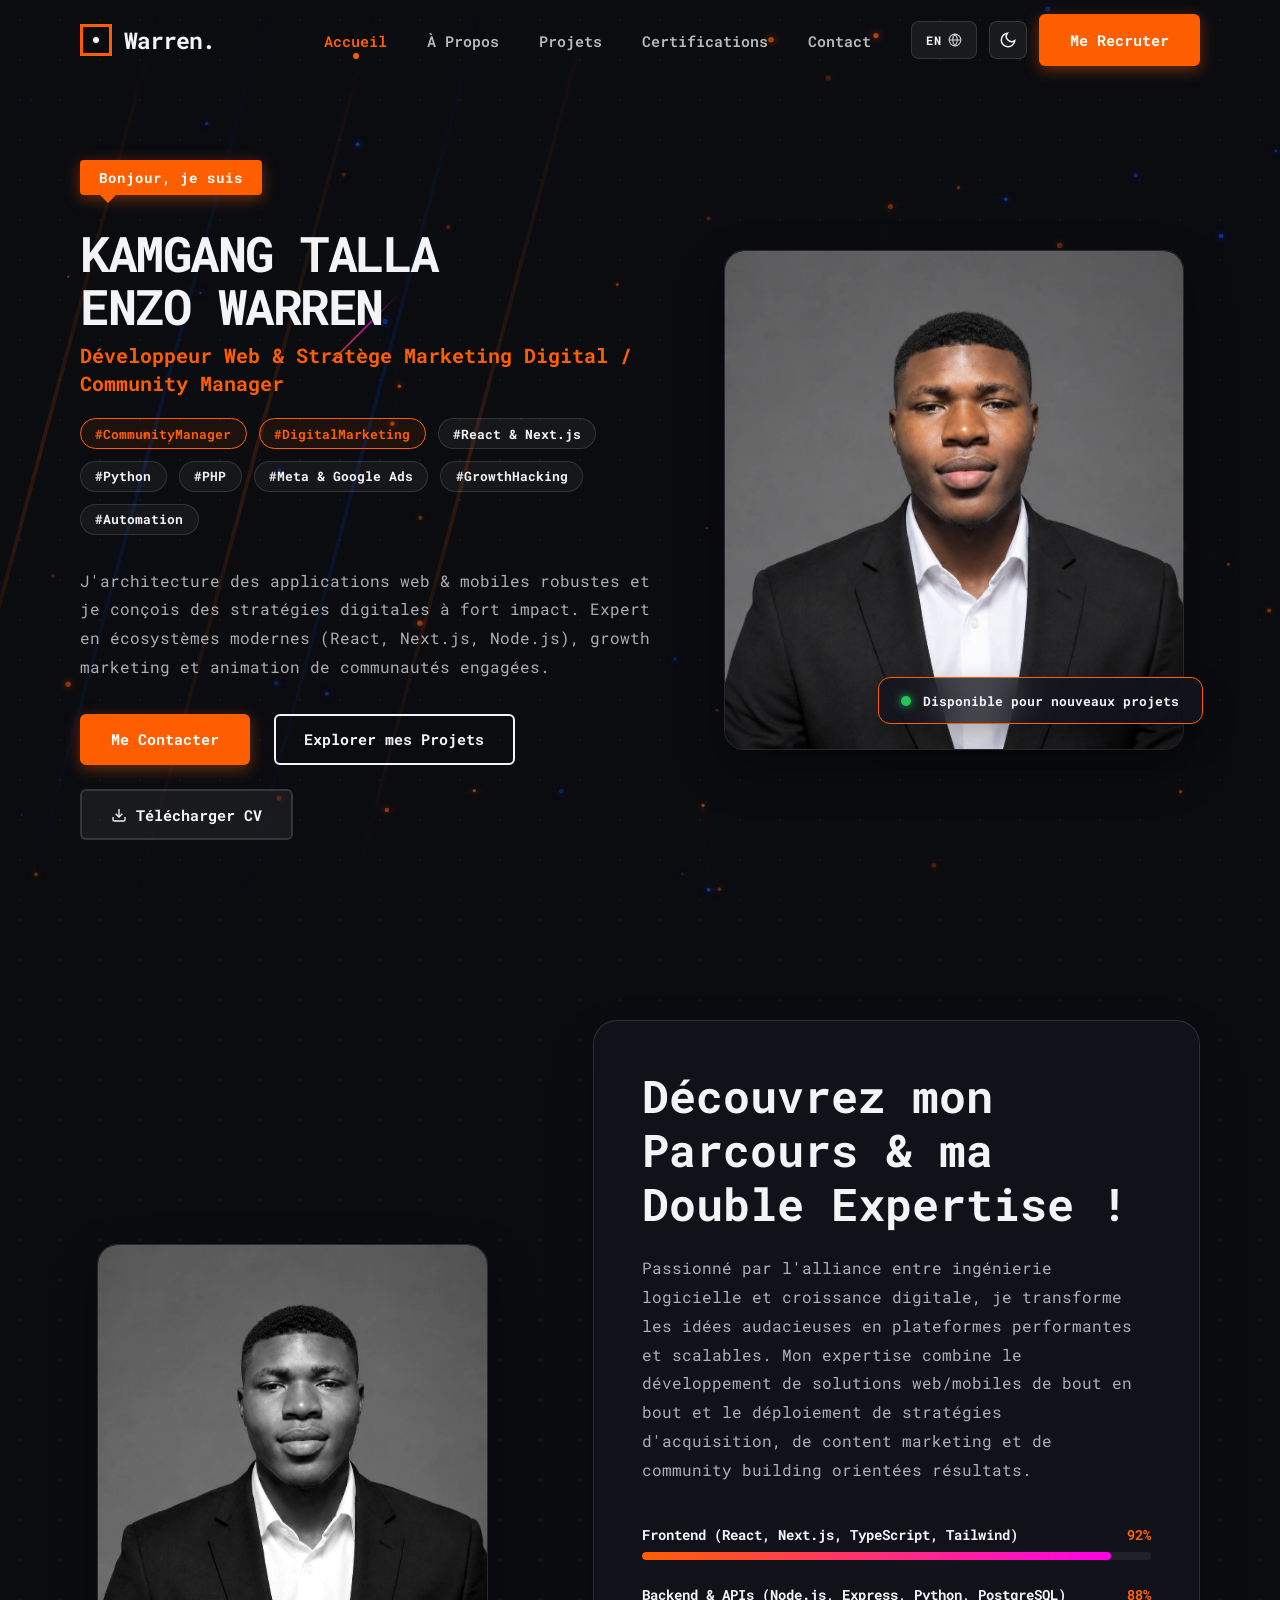
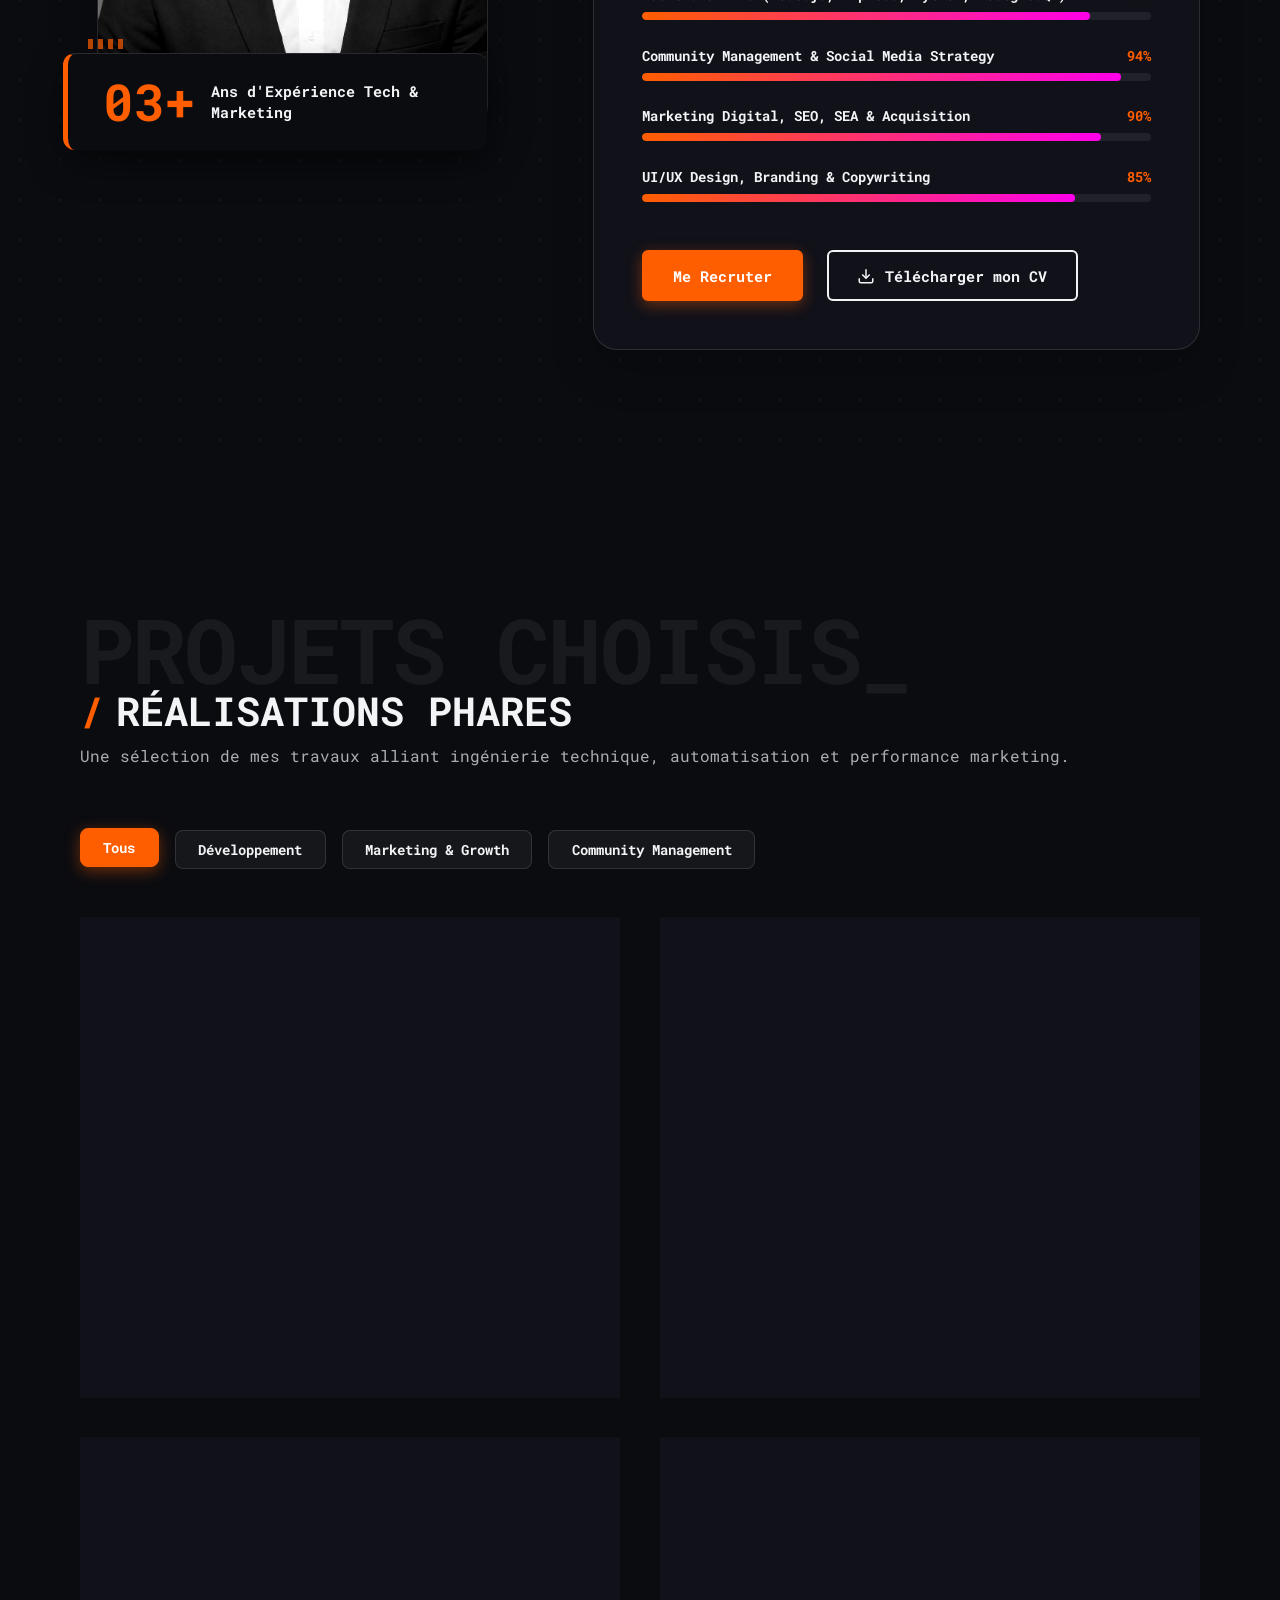
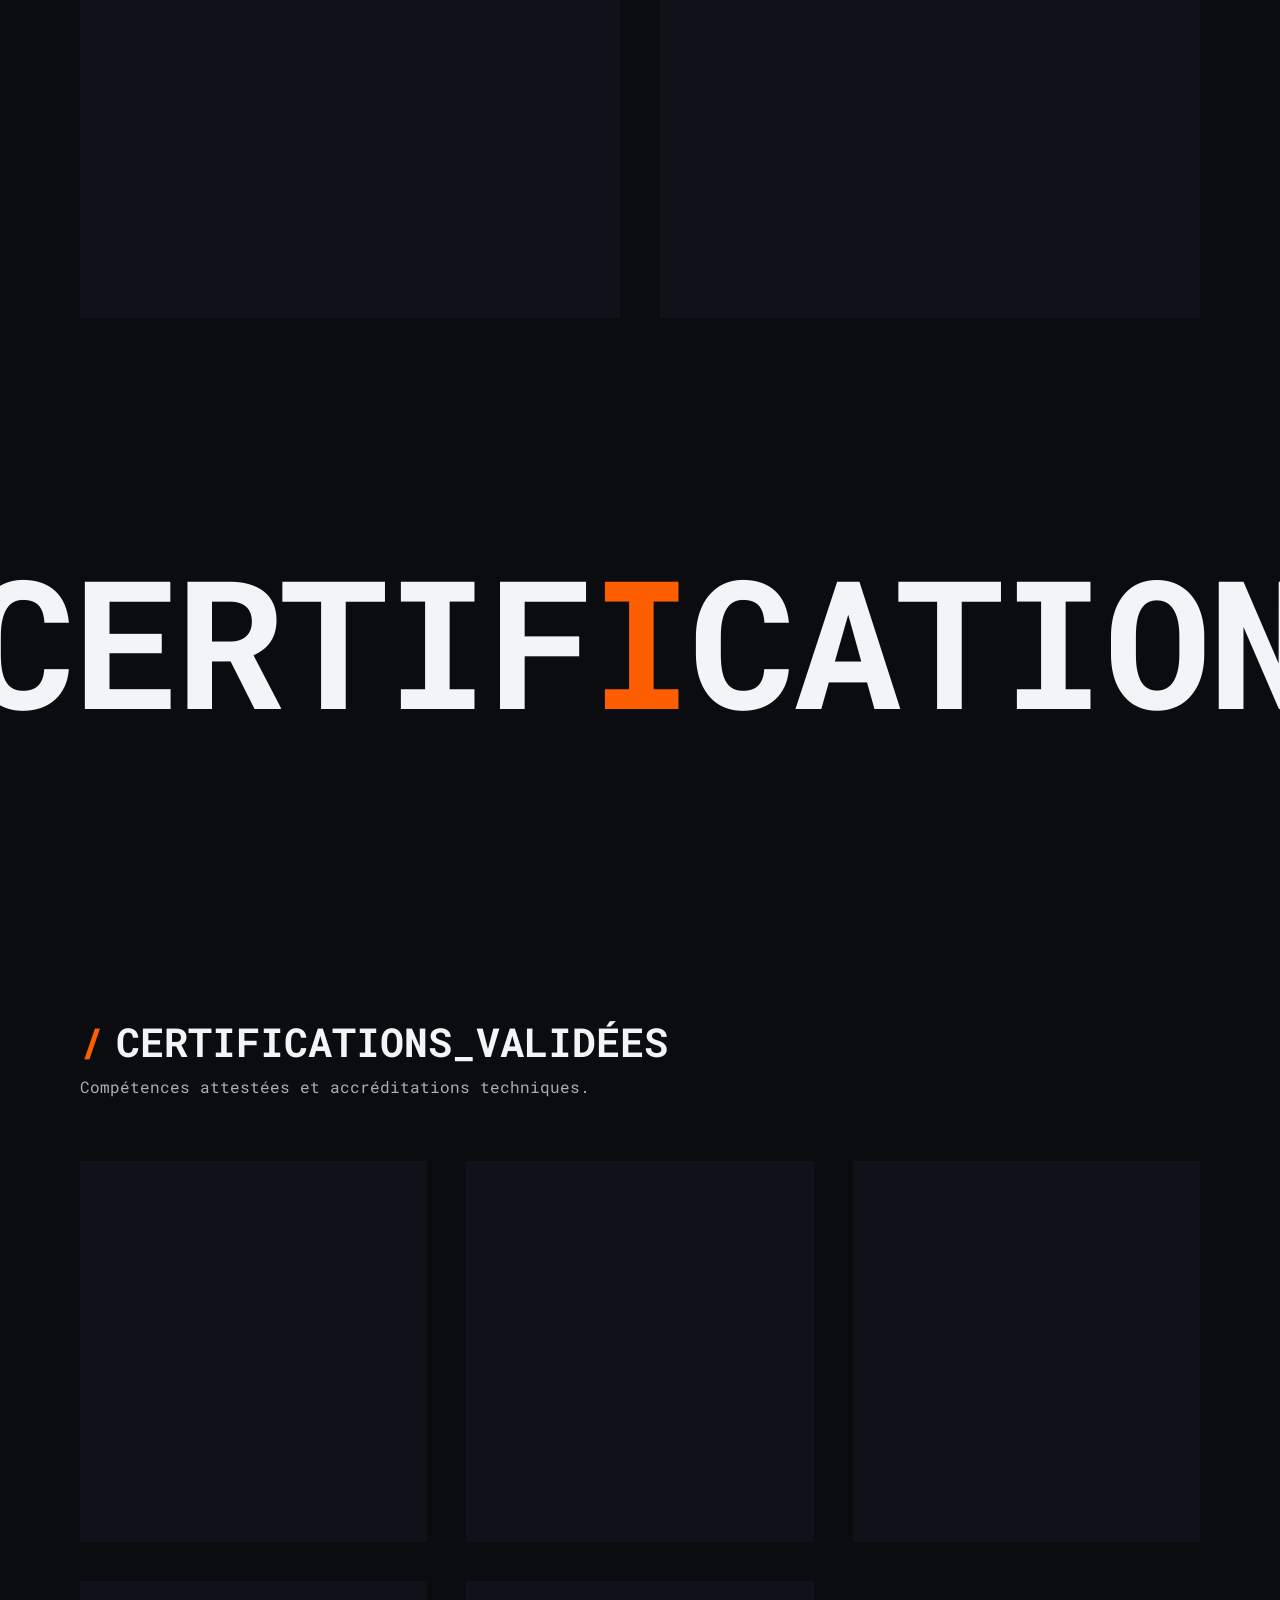
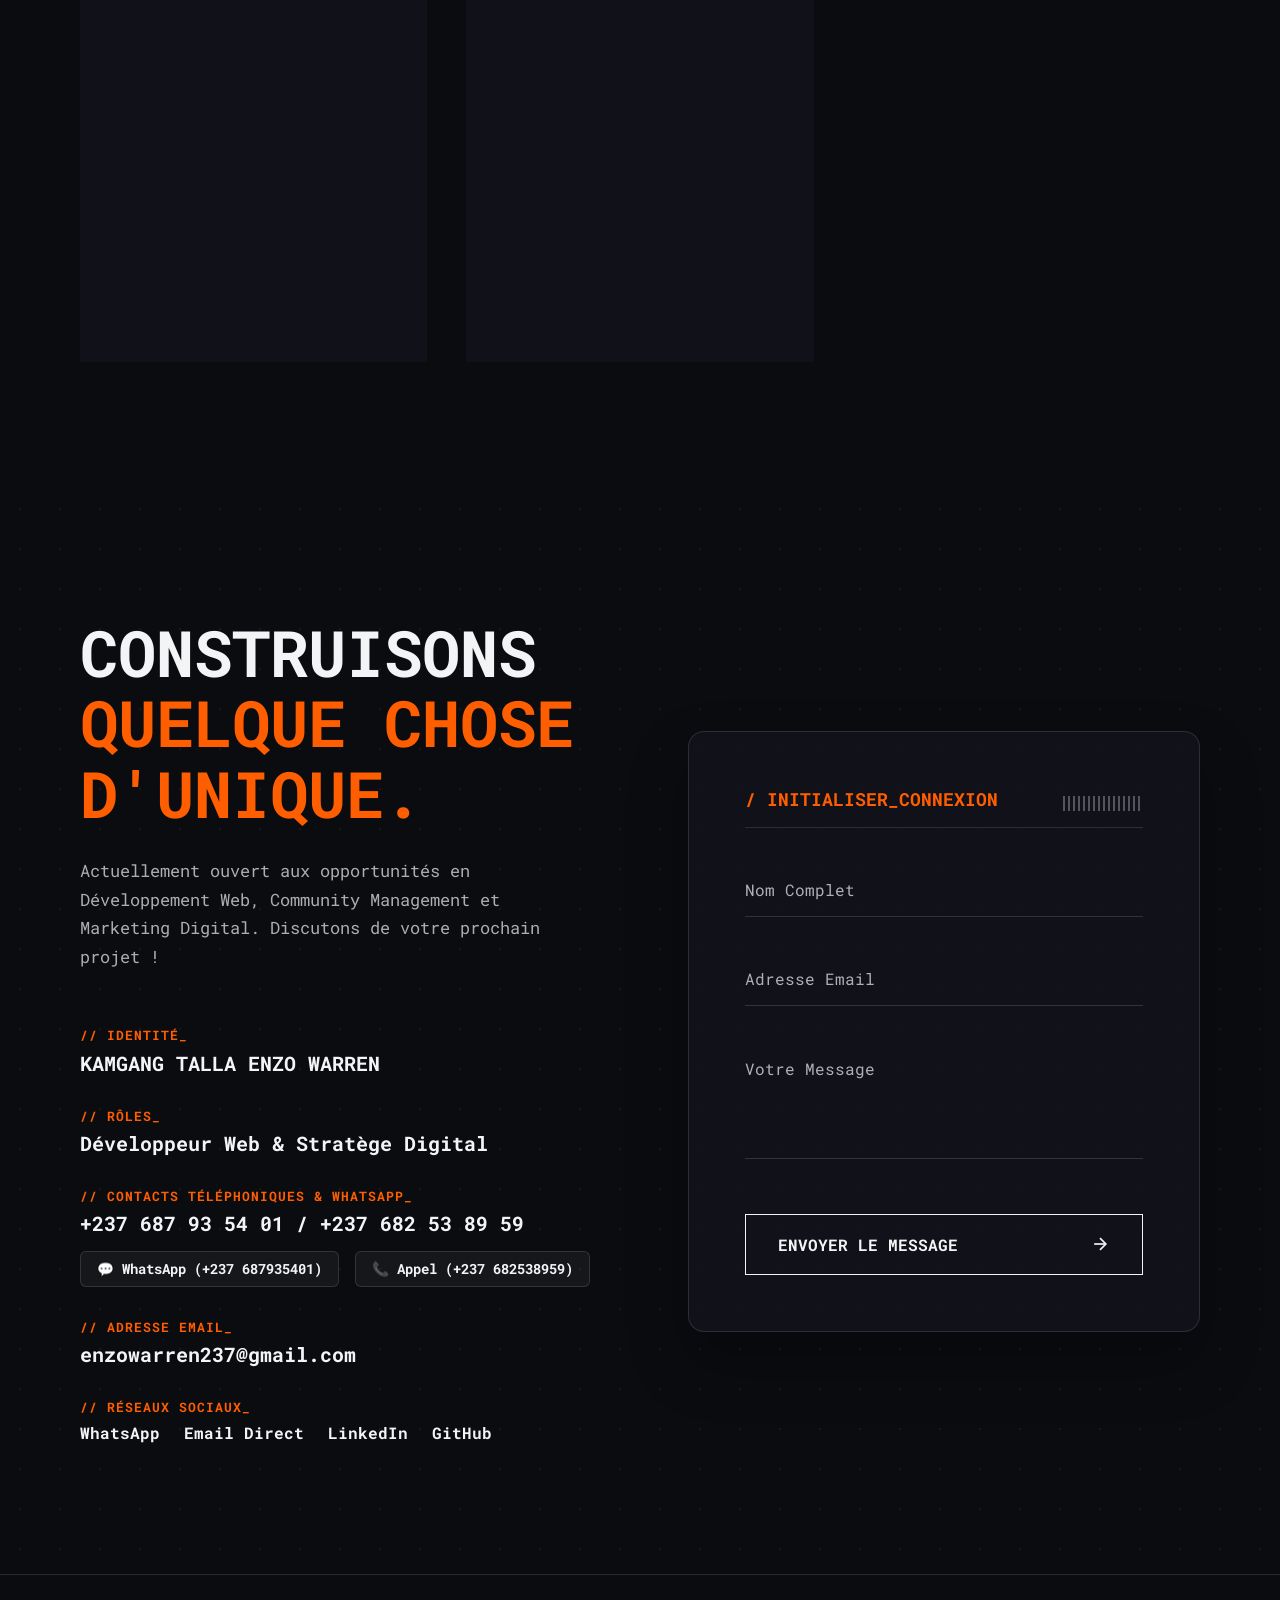
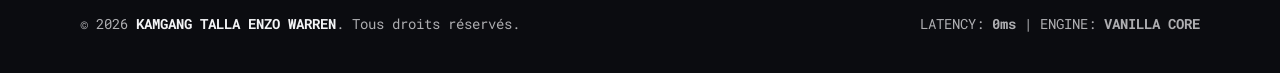
<file: index.html>
<!DOCTYPE html>
<html lang="fr" data-theme="dark">
<head>
  <meta charset="utf-8">
  <meta name="viewport" content="width=device-width, initial-scale=1">
  <!-- Optimisation Performance / Core Web Vitals (Google Fonts) -->
  <link rel="preconnect" href="https://fonts.googleapis.com">
  <link rel="preconnect" href="https://fonts.gstatic.com" crossorigin>

  <!-- Méta-données Principales & Référencement Naturel (SEO) -->
  <title>KAMGANG TALLA ENZO WARREN | Développeur Web & Expert Marketing Digital / Community Manager</title>
  <meta name="description" content="Portfolio officiel de KAMGANG TALLA ENZO WARREN : Développeur Web, Community Manager & Expert Marketing Digital au Cameroun. Applications web et acquisition.">
  <meta name="keywords" content="KAMGANG TALLA ENZO WARREN, Enzo Warren, Développeur Web Cameroun, Développeur Web Douala, Community Manager Cameroun, Marketing Digital Douala, JavaScript, Python, PHP, React Developer, Next.js, Node.js, Meta Ads, Consultant Digital, Growth Hacking Afrique">
  <meta name="author" content="KAMGANG TALLA ENZO WARREN">
  <meta name="robots" content="index, follow, max-snippet:-1, max-image-preview:large, max-video-preview:-1">
  <link rel="canonical" href="https://kamgang-enzo.vercel.app/">
  <link rel="alternate" hreflang="fr" href="https://kamgang-enzo.vercel.app/">
  <link rel="alternate" hreflang="en" href="https://kamgang-enzo.vercel.app/">
  <link rel="alternate" hreflang="x-default" href="https://kamgang-enzo.vercel.app/">

  <!-- Validation Google Search Console -->
  <meta name="google-site-verification" content="googlee32c4038d490b5a7">
  <meta name="google-site-verification" content="google8be577c0f03cac41">

  <!-- Référencement Local & Mobile -->
  <meta name="theme-color" content="#0b0c10">
  <meta name="geo.region" content="CM-LT">
  <meta name="geo.placename" content="Douala">
  <meta name="geo.position" content="4.0511;9.7679">
  <meta name="ICBM" content="4.0511, 9.7679">
  <meta name="format-detection" content="telephone=no">

  <!-- Open Graph / Facebook / LinkedIn / WhatsApp -->
  <meta property="og:type" content="profile">
  <meta property="og:site_name" content="Enzo Warren Portfolio">
  <meta property="og:url" content="https://kamgang-enzo.vercel.app/">
  <meta property="og:title" content="KAMGANG TALLA ENZO WARREN | Développeur Web & Stratège Digital">
  <meta property="og:description" content="Développeur Web, Community Manager & Expert Marketing Digital. Découvrez mes projets, mes certifications et téléchargez mon CV.">
  <meta property="og:image" content="https://kamgang-enzo.vercel.app/assets/img/moi.jpg">
  <meta property="og:image:alt" content="Portrait professionnel de KAMGANG TALLA ENZO WARREN">
  <meta property="og:image:width" content="1040">
  <meta property="og:image:height" content="1300">
  <meta property="og:image:type" content="image/jpeg">
  <meta property="og:locale" content="fr_FR">
  <meta property="og:locale:alternate" content="en_US">

  <!-- Twitter Cards -->
  <meta name="twitter:card" content="summary_large_image">
  <meta name="twitter:title" content="KAMGANG TALLA ENZO WARREN | Développeur & Stratège Digital">
  <meta name="twitter:description" content="Portfolio interactif : Solutions web modernes, acquisition digitale et gestion de communautés.">
  <meta name="twitter:image" content="https://kamgang-enzo.vercel.app/assets/img/moi.jpg">
  <meta name="twitter:image:alt" content="KAMGANG TALLA ENZO WARREN Portrait">

  <!-- Favicon -->
  <link rel="icon" type="image/jpeg" href="assets/img/moi.jpg">

  <!-- Données Structurées JSON-LD Enrichies (@graph) pour Google Knowledge Graph & Rich Results -->
  <script type="application/ld+json">
  {
    "@context": "https://schema.org",
    "@graph": [
      {
        "@type": "WebSite",
        "@id": "https://kamgang-enzo.vercel.app/#website",
        "url": "https://kamgang-enzo.vercel.app/",
        "name": "KAMGANG TALLA ENZO WARREN | Portfolio Développeur & Stratège Digital",
        "description": "Portfolio interactif présentant les projets de développement full-stack et les stratégies de marketing digital de KAMGANG TALLA ENZO WARREN.",
        "inLanguage": ["fr-FR", "en-US"]
      },
      {
        "@type": "ProfilePage",
        "@id": "https://kamgang-enzo.vercel.app/#webpage",
        "url": "https://kamgang-enzo.vercel.app/",
        "name": "KAMGANG TALLA ENZO WARREN - Portfolio & CV Officiel",
        "isPartOf": {
          "@id": "https://kamgang-enzo.vercel.app/#website"
        },
        "dateCreated": "2026-09-23T12:00:00+01:00",
        "dateModified": "2026-09-24T09:00:00+01:00",
        "primaryImageOfPage": {
          "@type": "ImageObject",
          "url": "https://kamgang-enzo.vercel.app/assets/img/moi.jpg"
        },
        "mainEntity": {
          "@type": "Person",
          "@id": "https://kamgang-enzo.vercel.app/#person",
          "name": "KAMGANG TALLA ENZO WARREN",
          "alternateName": "Enzo Warren",
          "url": "https://kamgang-enzo.vercel.app/",
          "image": "https://kamgang-enzo.vercel.app/assets/img/moi.jpg",
          "jobTitle": "Développeur Web, Community Manager & Expert Marketing Digital",
          "description": "Développeur Web, Community Manager & Expert Marketing Digital à Douala, Cameroun. Création d'applications web & mobiles et stratégies d'acquisition digitale.",
          "email": "mailto:enzowarren237@gmail.com",
          "telephone": ["+237687935401", "+237682538959"],
          "nationality": {
            "@type": "Country",
            "name": "Cameroon"
          },
          "address": {
            "@type": "PostalAddress",
            "addressLocality": "Douala",
            "addressCountry": "CM"
          },
          "sameAs": [
            "https://github.com/Enzo22407",
            "https://wa.me/237687935401",
            "https://kamgang-enzo.vercel.app/"
          ],
          "knowsAbout": [
            "Web Development",
            "JavaScript",
            "PHP",
            "Python",
            "React",
            "Next.js",
            "Node.js",
            "TypeScript",
            "PostgreSQL",
            "Community Management",
            "Digital Marketing",
            "Social Media Strategy",
            "SEO & SEA",
            "Meta Ads",
            "Google Ads",
            "Growth Hacking"
          ]
        }
      }
    ]
  }
  </script>

  <!-- Feuilles de styles -->
  <link rel="stylesheet" href="styles.css">
</head>
<body>

  <!-- Canvas d'Aurore et Météores d'Arrière-Plan -->
  <canvas id="meteorCanvas" class="meteor-canvas"></canvas>

  <!-- Navbar Flottante -->
  <nav class="navbar" id="mainNavbar">
    <a href="#hero" class="logo-container" aria-label="Accueil - Enzo Warren">
      <div class="abstract-logo">
        <span class="dot"></span>
      </div>
      <span class="logo-text">Warren.</span>
    </a>

    <!-- Menu Mobile Toggle -->
    <button class="mobile-toggle" id="mobileToggle" aria-label="Basculer le menu mobile">
      <span></span>
      <span></span>
    </button>

    <!-- Contenu Navigation -->
    <div class="nav-content" id="navContent">
      <ul class="nav-links">
        <li><a href="#hero" class="active" data-i18n="nav_home">Accueil</a></li>
        <li><a href="#about" data-i18n="nav_about">À Propos</a></li>
        <li><a href="#projects" data-i18n="nav_projects">Projets</a></li>
        <li><a href="#certs-list" data-i18n="nav_certs">Certifications</a></li>
        <li><a href="#contact" data-i18n="nav_contact">Contact</a></li>
      </ul>

      <div class="nav-controls">
        <!-- Bouton Bascule de Langue -->
        <button id="langToggleBtn" class="ctrl-btn lang-btn" title="Changer de langue / Switch Language" aria-label="Changer de langue">
          <span class="lang-label" id="langLabel">EN</span>
          <span class="lang-icon">
            <svg viewBox="0 0 24 24" width="14" height="14" stroke="currentColor" stroke-width="2" fill="none">
              <circle cx="12" cy="12" r="10"></circle>
              <line x1="2" y1="12" x2="22" y2="12"></line>
              <path d="M12 2a15.3 15.3 0 0 1 4 10 15.3 15.3 0 0 1-4 10 15.3 15.3 0 0 1-4-10 15.3 15.3 0 0 1 4-10z"></path>
            </svg>
          </span>
        </button>

        <!-- Bouton Bascule Thème Dark / Light -->
        <button id="themeToggleBtn" class="ctrl-btn theme-btn" title="Passer en mode clair" aria-label="Basculer le thème">
          <svg viewBox="0 0 24 24" width="18" height="18" stroke="currentColor" stroke-width="2" fill="none">
            <path d="M21 12.79A9 9 0 1 1 11.21 3 7 7 0 0 0 21 12.79z"></path>
          </svg>
        </button>

        <!-- Action Recrutement Rapide -->
        <div class="nav-action">
          <a href="#contact" class="highlight-btn btn-primary" data-i18n="nav_hire_me">Me Recruter</a>
        </div>
      </div>
    </div>
  </nav>

  <!-- MAIN CONTENT CONTAINER -->
  <main id="mainContent">

  <!-- SECTION 1 : HERO SECTION -->
  <header id="hero" class="hero-container">
    <div class="digital-grid"></div>
    <div class="stick-repeat">
      <div class="stick"></div>
      <div class="stick"></div>
      <div class="stick"></div>
      <div class="stick"></div>
      <div class="stick"></div>
    </div>

    <div class="left-content-header">
      <span class="welcome-badge animate-item delay-1" data-i18n="hero_badge">Bonjour, je suis</span>
      <h1 class="hero-name animate-item delay-2">KAMGANG TALLA<br>ENZO WARREN</h1>
      <h2 class="main-subtitle animate-item delay-3" data-i18n="hero_subtitle">Développeur Web & Stratège Marketing Digital / Community Manager</h2>
      
      <div class="specialty-tags animate-item delay-4">
        <span class="specialty-tag highlight">#CommunityManager</span>
        <span class="specialty-tag highlight">#DigitalMarketing</span>
        <span class="specialty-tag">#React & Next.js</span>
        <span class="specialty-tag">#Python</span>
        <span class="specialty-tag">#PHP</span>
        <span class="specialty-tag">#Meta & Google Ads</span>
        <span class="specialty-tag">#GrowthHacking</span>
        <span class="specialty-tag">#Automation</span>
      </div>

      <p class="short-bio animate-item delay-4" data-i18n="hero_bio">
        J'architecture des applications web & mobiles robustes et je conçois des stratégies digitales à fort impact. Expert en écosystèmes modernes (React, Next.js, Node.js), growth marketing et animation de communautés engagées.
      </p>

      <div class="hero-buttons animate-item delay-5">
        <a href="#contact" class="highlight-btn btn-primary" data-i18n="hero_contact_btn">Me Contacter</a>
        <a href="#projects" class="highlight-btn btn-secondary" data-i18n="hero_explore_btn">Explorer mes Projets</a>
        <button type="button" class="highlight-btn btn-cv-hero" id="heroCvBtn">
          <svg viewBox="0 0 24 24" width="16" height="16" stroke="currentColor" stroke-width="2" fill="none">
            <path d="M21 15v4a2 2 0 0 1-2 2H5a2 2 0 0 1-2-2v-4"></path>
            <polyline points="7 10 12 15 17 10"></polyline>
            <line x1="12" y1="15" x2="12" y2="3"></line>
          </svg>
          <span data-i18n="hero_cv_btn">Télécharger CV</span>
        </button>
      </div>
    </div>

    <!-- Visuel 3D Interactif -->
    <div class="right-content-header animate-item delay-6">
      <div class="image-3d-wrapper" id="heroTiltCard">
        <img src="assets/img/moi.jpg" alt="KAMGANG TALLA ENZO WARREN - Développeur Web et Expert Marketing Digital Cameroun" class="image-layer">
        <div class="floating-status-card">
          <span class="status-dot-pulse"></span>
          <span class="status-text" data-i18n="hero_status">Disponible pour nouveaux projets</span>
        </div>
      </div>
    </div>
  </header>

  <!-- SECTION 2 : À PROPOS (ABOUT) -->
  <section id="about" class="about-container">
    <div class="digital-grid"></div>
    <div class="about-content-wrapper">
      
      <!-- Colonne Image avec effet Grayscale Hover -->
      <div class="about-image-col animate-left delay-1">
        <div class="image-wrapper">
          <img src="assets/img/moi.jpg" alt="Portrait KAMGANG TALLA ENZO WARREN - Ingénieur Logiciel et Stratège Marketing" class="grayscale-img">
          <div class="experience-badge hover-float">
            <div class="badge-content">
              <span class="years" data-i18n="exp_badge_years">03+</span>
              <span class="text" data-i18n="exp_badge_text">Ans d'Expérience<br>Tech & Marketing</span>
            </div>
            <div class="badge-decor"></div>
          </div>
        </div>
      </div>

      <!-- Colonne Texte & Compétences -->
      <div class="about-text-col glass-card animate-right delay-2">
        <h2 class="section-title" data-i18n="about_title">Découvrez mon Parcours & ma Double Expertise !</h2>
        <p class="about-description" data-i18n="about_desc">
          Passionné par l'alliance entre ingénierie logicielle et croissance digitale, je transforme les idées audacieuses en plateformes performantes et scalables. Mon expertise combine le développement de solutions web/mobiles de bout en bout et le déploiement de stratégies d'acquisition, de content marketing et de community building orientées résultats.
        </p>

        <!-- Barres de Compétences Dynamiques -->
        <div class="skills-container">
          <div class="skill">
            <div class="skill-info">
              <span class="skill-name" data-i18n="skills_frontend">Frontend (React, Next.js, TypeScript, Tailwind)</span>
              <span class="skill-percent">92%</span>
            </div>
            <div class="progress-bar">
              <div class="progress-fill" data-width="92%"></div>
            </div>
          </div>

          <div class="skill">
            <div class="skill-info">
              <span class="skill-name" data-i18n="skills_backend">Backend & APIs (Node.js, Express, Python, PostgreSQL)</span>
              <span class="skill-percent">88%</span>
            </div>
            <div class="progress-bar">
              <div class="progress-fill" data-width="88%"></div>
            </div>
          </div>

          <div class="skill">
            <div class="skill-info">
              <span class="skill-name" data-i18n="skills_cm">Community Management & Social Media Strategy</span>
              <span class="skill-percent">94%</span>
            </div>
            <div class="progress-bar">
              <div class="progress-fill" data-width="94%"></div>
            </div>
          </div>

          <div class="skill">
            <div class="skill-info">
              <span class="skill-name" data-i18n="skills_marketing">Marketing Digital, SEO, SEA & Acquisition</span>
              <span class="skill-percent">90%</span>
            </div>
            <div class="progress-bar">
              <div class="progress-fill" data-width="90%"></div>
            </div>
          </div>

          <div class="skill">
            <div class="skill-info">
              <span class="skill-name" data-i18n="skills_uiux">UI/UX Design, Branding & Copywriting</span>
              <span class="skill-percent">85%</span>
            </div>
            <div class="progress-bar">
              <div class="progress-fill" data-width="85%"></div>
            </div>
          </div>
        </div>

        <div class="about-buttons">
          <a href="#contact" class="highlight-btn btn-primary" data-i18n="about_hire_btn">Me Recruter</a>
          <button type="button" class="highlight-btn btn-secondary" id="aboutCvBtn">
            <svg viewBox="0 0 24 24" width="18" height="18" stroke="currentColor" stroke-width="2" fill="none">
              <path d="M21 15v4a2 2 0 0 1-2 2H5a2 2 0 0 1-2-2v-4"></path>
              <polyline points="7 10 12 15 17 10"></polyline>
              <line x1="12" y1="15" x2="12" y2="3"></line>
            </svg>
            <span data-i18n="about_cv_btn">Télécharger mon CV</span>
          </button>
        </div>
      </div>
    </div>
  </section>

  <!-- SECTION 3 : PROJETS SÉLECTIONNÉS (PROJECTS) -->
  <section id="projects" class="projects-section">
    <div class="section-header-block">
      <div class="background-watermark" data-i18n="works_watermark">PROJETS CHOISIS_</div>
      <h2 class="section-tag-heading">
        <span class="slash">/</span> <span data-i18n="works_heading">RÉALISATIONS PHARES</span>
      </h2>
      <p class="section-subtext" data-i18n="works_subtext">
        Une sélection de mes travaux alliant ingénierie technique, automatisation et performance marketing.
      </p>
    </div>

    <!-- Filtres Dynamiques de Projets -->
    <div class="project-filters">
      <button class="filter-btn active" data-filter="all" data-i18n="filter_all">Tous</button>
      <button class="filter-btn" data-filter="dev" data-i18n="filter_dev">Développement</button>
      <button class="filter-btn" data-filter="marketing" data-i18n="filter_marketing">Marketing & Growth</button>
      <button class="filter-btn" data-filter="cm" data-i18n="filter_cm">Community Management</button>
    </div>

    <!-- Grille de Cartes de Projets (Générée par script.js) -->
    <div class="projects-grid" id="projectsGrid"></div>
  </section>

  <!-- SECTION 4 : TRANSITION ZOOM SVG -->
  <div class="certifications-intro">
    <svg viewBox="0 0 1000 200" preserveAspectRatio="xMidYMid meet" xmlns="http://www.w3.org/2000/svg" class="zoom-svg">
      <g dominant-baseline="middle" class="svg-text">
        <text x="470" y="100" text-anchor="end">CERTIF</text>
        <text x="500" y="100" text-anchor="middle" class="orange-letter">I</text>
        <text x="530" y="100" text-anchor="start">CATIONS</text>
      </g>
    </svg>
  </div>

  <!-- SECTION 5 : CERTIFICATIONS & VALIDATIONS -->
  <section id="certs-list" class="certs-wrapper">
    <div class="certs-container">
      <header class="certs-header">
        <h2 class="section-tag-heading">
          <span class="slash" data-i18n="certs_slash">/</span> <span data-i18n="certs_heading">CERTIFICATIONS_VALIDÉES</span>
        </h2>
        <p class="section-subtext" data-i18n="certs_subtext">
          Compétences attestées et accréditations techniques.
        </p>
      </header>

      <!-- Grille de Certifications (Générée par script.js) -->
      <div class="certs-grid" id="certsGrid"></div>
    </div>
  </section>

  <!-- SECTION 6 : CONTACT -->
  <section id="contact" class="contact-wrapper">
    <div class="digital-grid"></div>
    <div class="contact-content">
      
      <!-- Coordonnées d'Enzo Warren -->
      <div class="contact-info animate-left">
        <h2 class="contact-title" data-i18n="contact_title">
          CONSTRUISONS<br><span class="accent-text">QUELQUE CHOSE D'UNIQUE.</span>
        </h2>
        <p class="contact-desc" data-i18n="contact_desc">
          Actuellement ouvert aux opportunités en Développement Web, Community Management et Marketing Digital. Discutons de votre prochain projet !
        </p>

        <div class="info-grid">
          <div class="info-block">
            <span class="info-label">// IDENTITÉ_</span>
            <span class="info-value" data-i18n="contact_identity">KAMGANG TALLA ENZO WARREN</span>
          </div>

          <div class="info-block">
            <span class="info-label">// RÔLES_</span>
            <span class="info-value" data-i18n="contact_role">Développeur Web & Digital Strategist</span>
          </div>

          <div class="info-block">
            <span class="info-label">// CONTACTS TÉLÉPHONIQUES & WHATSAPP_</span>
            <span class="info-value">+237 687 93 54 01 / +237 682 53 89 59</span>
            <div class="phone-action-links">
              <a href="https://wa.me/237687935401?text=Bonjour%20Enzo%20Warren,%20je%20vous%20contacte%20depuis%20votre%20portfolio" target="_blank" class="phone-link-btn whatsapp-btn">
                <span>💬 WhatsApp (+237 687935401)</span>
              </a>
              <a href="tel:+237682538959" class="phone-link-btn">
                <span>📞 Appel (+237 682538959)</span>
              </a>
            </div>
          </div>

          <div class="info-block">
            <span class="info-label">// ADRESSE EMAIL_</span>
            <span class="info-value">
              <a href="mailto:enzowarren237@gmail.com" class="mail-link">enzowarren237@gmail.com</a>
            </span>
          </div>

          <div class="info-block">
            <span class="info-label">// RÉSEAUX SOCIAUX_</span>
            <div class="social-links">
              <a href="https://wa.me/237687935401" target="_blank" rel="noopener noreferrer">WhatsApp</a>
              <a href="mailto:enzowarren237@gmail.com" target="_blank" rel="noopener noreferrer">Email Direct</a>
              <a href="https://linkedin.com" target="_blank" rel="noopener noreferrer">LinkedIn</a>
              <a href="https://github.com" target="_blank" rel="noopener noreferrer">GitHub</a>
            </div>
          </div>
        </div>
      </div>

      <!-- Formulaire Cyberpunk Haute Précision -->
      <div class="contact-form-container animate-right">
        <form id="contactForm" class="glass-form" novalidate>
          <div class="form-header">
            <h3 data-i18n="form_heading">/ INITIALISER_CONNEXION</h3>
            <div class="barcode"></div>
          </div>

          <div class="input-group">
            <input type="text" id="userName" required placeholder=" " autocomplete="off">
            <label for="userName" data-i18n="form_name_label">Nom Complet</label>
            <div class="input-border"></div>
          </div>

          <div class="input-group">
            <input type="email" id="userEmail" required placeholder=" " autocomplete="off">
            <label for="userEmail" data-i18n="form_email_label">Adresse Email</label>
            <div class="input-border"></div>
          </div>

          <div class="input-group">
            <textarea id="userMsg" required placeholder=" " rows="4"></textarea>
            <label for="userMsg" data-i18n="form_message_label">Votre Message</label>
            <div class="input-border"></div>
          </div>

          <button type="submit" class="submit-btn">
            <span data-i18n="form_submit">ENVOYER LE MESSAGE</span>
            <svg viewBox="0 0 24 24" width="20" height="20" stroke="currentColor" stroke-width="2" fill="none">
              <line x1="5" y1="12" x2="19" y2="12"></line>
              <polyline points="12 5 19 12 12 19"></polyline>
            </svg>
          </button>
        </form>

        <!-- Vue de succès après soumission -->
        <div id="contactSuccess" class="success-view glass-card">
          <div class="success-icon">
            <svg viewBox="0 0 24 24" width="36" height="36" stroke="currentColor" stroke-width="3" fill="none">
              <polyline points="20 6 9 17 4 12"></polyline>
            </svg>
          </div>
          <h3 class="success-title" data-i18n="success_title">MESSAGE TRANSMIS !</h3>
          <p class="success-desc" data-i18n="success_desc">
            Merci ! Enzo Warren a bien reçu votre transmission. Je reviens vers vous dans les plus brefs délais.
          </p>
          <button id="resetFormBtn" class="reset-btn" data-i18n="success_reset">Envoyer un autre message</button>
        </div>
      </div>
    </div>
  </section>
  </main>

  <!-- FOOTER -->
  <footer>
    <div class="footer-copy">
      © <span id="currentYear">2026</span> <strong>KAMGANG TALLA ENZO WARREN</strong>. <span data-i18n="footer_rights">Tous droits réservés.</span>
    </div>
    <div class="footer-status">
      <span>LATENCY: <strong>0ms</strong></span> | 
      <span>ENGINE: <strong>VANILLA CORE</strong></span>
    </div>
  </footer>

  <!-- MODALE PROJET -->
  <div id="projectModalOverlay" class="modal-overlay">
    <div id="projectModalContent" class="project-modal-panel"></div>
  </div>

  <!-- DRAWER CERTIFICATION -->
  <div id="drawerOverlay" class="modal-overlay"></div>
  <aside id="certDrawer" class="drawer-panel"></aside>

  <!-- MODALE SÉLECTION CV -->
  <div id="cvModalOverlay" class="modal-overlay">
    <div class="cv-modal-panel glass-card">
      <button class="modal-close-btn" id="cvModalCloseBtn" aria-label="Fermer la modale">
        <svg viewBox="0 0 24 24" width="20" height="20" stroke="currentColor" stroke-width="2" fill="none">
          <line x1="18" y1="6" x2="6" y2="18"></line>
          <line x1="6" y1="6" x2="18" y2="18"></line>
        </svg>
      </button>

      <div class="modal-header">
        <div class="modal-meta">
          <span class="project-tag">// CURRICULUM VITAE</span>
          <span class="project-date">FORMAT PDF</span>
        </div>
        <h3 class="modal-title" data-i18n="cv_modal_title">TÉLÉCHARGER MON CV</h3>
        <p class="modal-desc" data-i18n="cv_modal_desc">
          Choisissez la déclinaison correspondant au profil recherché pour vos projets :
        </p>
      </div>

      <div class="cv-cards-grid">
        <!-- Option 1 : Développeur Web -->
        <div class="cv-card">
          <div class="cv-card-header">
            <span class="cv-badge tech">TECH / DÉVELOPPEMENT WEB</span>
            <div class="cv-format-icon">
              <svg viewBox="0 0 24 24" width="26" height="26" stroke="currentColor" stroke-width="1.8" fill="none">
                <path d="M14 2H6a2 2 0 0 0-2 2v16a2 2 0 0 0 2 2h12a2 2 0 0 0 2-2V8z"></path>
                <polyline points="14 2 14 8 20 8"></polyline>
                <line x1="16" y1="13" x2="8" y2="13"></line>
                <line x1="16" y1="17" x2="8" y2="17"></line>
                <polyline points="10 9 9 9 8 9"></polyline>
              </svg>
            </div>
          </div>
          <h4 class="cv-card-title" data-i18n="cv_dev_title">CV Développeur Web</h4>
          <p class="cv-card-desc" data-i18n="cv_dev_desc">
            Spécialisation Développement Web : JavaScript, PHP, Python, React, architectures web performantes, plateformes sur-mesure et intégration d'APIs.
          </p>
          <div class="cv-card-actions">
            <a href="assets/docs/cv-enzo.pdf" target="_blank" rel="noopener noreferrer" class="cv-action-btn btn-view" data-i18n="cv_action_view">
              <svg viewBox="0 0 24 24" width="16" height="16" stroke="currentColor" stroke-width="2" fill="none">
                <path d="M1 12s4-8 11-8 11 8 11 8-4 8-11 8-11-8-11-8z"></path>
                <circle cx="12" cy="12" r="3"></circle>
              </svg>
              <span>Aperçu</span>
            </a>
            <a href="assets/docs/cv-enzo.pdf" download="CV-KAMGANG-ENZO-Web.pdf" class="cv-action-btn btn-download" data-i18n="cv_action_download">
              <svg viewBox="0 0 24 24" width="16" height="16" stroke="currentColor" stroke-width="2" fill="none">
                <path d="M21 15v4a2 2 0 0 1-2 2H5a2 2 0 0 1-2-2v-4"></path>
                <polyline points="7 10 12 15 17 10"></polyline>
                <line x1="12" y1="15" x2="12" y2="3"></line>
              </svg>
              <span>Télécharger</span>
            </a>
          </div>
        </div>

        <!-- Option 2 : Community Manager & Marketing Digital -->
        <div class="cv-card">
          <div class="cv-card-header">
            <span class="cv-badge growth">GROWTH / MARKETING</span>
            <div class="cv-format-icon">
              <svg viewBox="0 0 24 24" width="26" height="26" stroke="currentColor" stroke-width="1.8" fill="none">
                <path d="M14 2H6a2 2 0 0 0-2 2v16a2 2 0 0 0 2 2h12a2 2 0 0 0 2-2V8z"></path>
                <polyline points="14 2 14 8 20 8"></polyline>
                <polyline points="9 15 12 12 15 15"></polyline>
                <line x1="12" y1="12" x2="12" y2="20"></line>
              </svg>
            </div>
          </div>
          <h4 class="cv-card-title" data-i18n="cv_marketing_title">CV Digital Marketing & CM</h4>
          <p class="cv-card-desc" data-i18n="cv_marketing_desc">
            Spécialisation Croissance & Animation : Campagnes Meta & Google Ads, stratégie éditoriale, community management et acquisition.
          </p>
          <div class="cv-card-actions">
            <a href="assets/docs/cv-enzo-2.pdf" target="_blank" rel="noopener noreferrer" class="cv-action-btn btn-view" data-i18n="cv_action_view">
              <svg viewBox="0 0 24 24" width="16" height="16" stroke="currentColor" stroke-width="2" fill="none">
                <path d="M1 12s4-8 11-8 11 8 11 8-4 8-11 8-11-8-11-8z"></path>
                <circle cx="12" cy="12" r="3"></circle>
              </svg>
              <span>Aperçu</span>
            </a>
            <a href="assets/docs/cv-enzo-2.pdf" download="CV-KAMGANG-ENZO-Marketing-CM.pdf" class="cv-action-btn btn-download" data-i18n="cv_action_download">
              <svg viewBox="0 0 24 24" width="16" height="16" stroke="currentColor" stroke-width="2" fill="none">
                <path d="M21 15v4a2 2 0 0 1-2 2H5a2 2 0 0 1-2-2v-4"></path>
                <polyline points="7 10 12 15 17 10"></polyline>
                <line x1="12" y1="15" x2="12" y2="3"></line>
              </svg>
              <span>Télécharger</span>
            </a>
          </div>
        </div>
      </div>
    </div>
  </div>

  <!-- Script Principal -->
  <script src="script.js"></script>
</body>
</html>
</file>
<file: styles.css>
@import url('https://fonts.googleapis.com/css2?family=Roboto+Mono:ital,wght@0,300;0,400;0,500;0,600;0,700;0,800;0,900;1,400;1,700&display=swap');

:root {
  --bg-color: #0b0c10;
  --text-color: #f3f4f6;
  --text-muted: rgba(243, 244, 246, 0.7);
  --glass-bg: rgba(18, 20, 29, 0.78);
  --glass-border: rgba(255, 255, 255, 0.12);
  --accent-color: #ff5e00;
  --accent-glow: rgba(255, 94, 0, 0.4);
  --secondary-color: #0051ff;
  --secondary-glow: rgba(0, 81, 255, 0.35);
  --neon-pink: #ff00ea;
  --card-bg: rgba(24, 27, 40, 0.75);
  --theme-transition: background-color 0.35s ease, color 0.35s ease, border-color 0.35s ease;
  --theme-invert: 1;
}

[data-theme="light"] {
  --bg-color: #ffffff;
  --text-color: #121316;
  --text-muted: rgba(18, 19, 22, 0.75);
  --glass-bg: rgba(255, 255, 255, 0.82);
  --glass-border: rgba(0, 0, 0, 0.1);
  --accent-color: #ff5e00;
  --accent-glow: rgba(255, 94, 0, 0.25);
  --secondary-color: #0051ff;
  --secondary-glow: rgba(0, 81, 255, 0.2);
  --neon-pink: #ff00ea;
  --card-bg: rgba(245, 246, 250, 0.85);
  --theme-invert: 0;
}

*, *::before, *::after {
  box-sizing: border-box;
  margin: 0;
  padding: 0;
  font-family: 'Roboto Mono', monospace;
}

html {
  scroll-behavior: smooth;
  scroll-padding-top: 85px;
  overflow-x: hidden;
}

body {
  background-color: var(--bg-color);
  color: var(--text-color);
  transition: var(--theme-transition);
  overflow-x: hidden;
  position: relative;
  min-height: 100vh;
}

/* Background Effects */
.meteor-canvas {
  position: fixed;
  top: 0;
  left: 0;
  width: 100%;
  height: 100%;
  z-index: -2;
  pointer-events: none;
  opacity: 0.85;
}

.digital-grid {
  position: absolute;
  top: 0;
  left: 0;
  width: 100%;
  height: 100%;
  background-image: radial-gradient(var(--text-color) 1px, transparent 1px);
  background-size: 40px 40px;
  opacity: 0.05;
  z-index: -1;
  pointer-events: none;
  animation: bgMove 20s linear infinite;
}

@keyframes bgMove {
  0% { background-position: 0 0; }
  100% { background-position: 40px 40px; }
}

.stick-repeat {
  position: absolute;
  top: 0;
  left: -5%;
  width: 50%;
  height: 100%;
  display: flex;
  justify-content: space-evenly;
  z-index: -1;
  opacity: 0.15;
  transform: skew(-15deg);
  pointer-events: none;
}

.stick {
  width: 4px;
  height: 100%;
  border-radius: 50px;
  animation: pulseHeight 3s ease-in-out infinite alternate;
}

.stick:nth-child(odd) {
  background: linear-gradient(to bottom, transparent, var(--accent-color), transparent);
  animation-delay: 0.5s;
}

.stick:nth-child(2n) {
  background: linear-gradient(to bottom, transparent, var(--secondary-color), transparent);
  animation-delay: 1s;
}

@keyframes pulseHeight {
  0% { transform: scaleY(0.7); opacity: 0.4; }
  100% { transform: scaleY(1.2); opacity: 1; }
}

/* Header & Navbar */
.navbar {
  position: fixed;
  top: 0;
  left: 0;
  width: 100%;
  height: 80px;
  display: flex;
  justify-content: space-between;
  align-items: center;
  padding: 0 5rem;
  z-index: 1000;
  background-color: transparent;
  transition: transform 0.4s cubic-bezier(0.2, 0.8, 0.2, 1), background-color 0.3s ease, height 0.3s ease, border-color 0.3s ease;
}

.navbar.scrolled {
  background-color: var(--glass-bg);
  backdrop-filter: blur(20px);
  -webkit-backdrop-filter: blur(20px);
  border-bottom: 1px solid var(--glass-border);
  height: 70px;
}

/* Logo */
.logo-container {
  display: flex;
  align-items: center;
  gap: 12px;
  cursor: pointer;
  text-decoration: none;
}

.abstract-logo {
  width: 32px;
  height: 32px;
  border: 3px solid var(--accent-color);
  display: flex;
  justify-content: center;
  align-items: center;
  animation: continuousSpin 10s linear infinite;
  transition: all 0.3s ease;
}

.logo-container:hover .abstract-logo {
  animation: continuousSpin 2s linear infinite;
  box-shadow: 0 0 14px var(--accent-color), inset 0 0 6px var(--accent-color);
}

.abstract-logo .dot {
  width: 6px;
  height: 6px;
  background-color: var(--text-color);
  border-radius: 50%;
  animation: dotPulse 2s ease-in-out infinite;
  transition: all 0.3s ease;
}

.logo-container:hover .dot {
  background-color: var(--accent-color);
}

.logo-text {
  font-size: 1.45rem;
  font-weight: 800;
  color: var(--text-color);
  letter-spacing: -1px;
  transition: color 0.3s ease;
}

.logo-container:hover .logo-text {
  color: var(--accent-color);
}

@keyframes continuousSpin {
  0% { transform: rotate(45deg); }
  100% { transform: rotate(405deg); }
}

@keyframes dotPulse {
  0%, 100% { transform: scale(1); box-shadow: 0 0 0 transparent; }
  50% { transform: scale(1.4); box-shadow: 0 0 8px var(--text-color); }
}

/* Nav Content */
.nav-content {
  display: flex;
  align-items: center;
  gap: 2.5rem;
}

.nav-links {
  display: flex;
  list-style: none;
  gap: 2.5rem;
  margin: 0;
  padding: 0;
}

.nav-links li a {
  font-size: 0.95rem;
  font-weight: 600;
  color: var(--text-color);
  opacity: 0.75;
  text-decoration: none;
  cursor: pointer;
  transition: all 0.3s ease;
  position: relative;
}

.nav-links li a:hover,
.nav-links li a.active {
  opacity: 1;
  color: var(--accent-color);
}

.nav-links li a.active::after {
  content: "";
  position: absolute;
  bottom: -8px;
  left: 50%;
  transform: translateX(-50%);
  width: 6px;
  height: 6px;
  background-color: var(--accent-color);
  border-radius: 50%;
}

.nav-controls {
  display: flex;
  align-items: center;
  gap: 0.75rem;
}

.ctrl-btn {
  display: flex;
  align-items: center;
  justify-content: center;
  gap: 0.4rem;
  height: 38px;
  padding: 0 0.9rem;
  background: rgba(128, 128, 128, 0.12);
  border: 1px solid var(--glass-border);
  border-radius: 8px;
  color: var(--text-color);
  cursor: pointer;
  font-family: 'Roboto Mono', monospace;
  font-size: 0.8rem;
  font-weight: 700;
  letter-spacing: 0.5px;
  transition: background 0.25s ease, border-color 0.25s ease, color 0.25s ease, transform 0.2s ease;
}

.ctrl-btn:hover {
  background: rgba(255, 94, 0, 0.15);
  border-color: var(--accent-color);
  color: var(--accent-color);
  transform: translateY(-1px);
}

.theme-btn {
  width: 38px;
  padding: 0;
}

.theme-btn svg {
  transition: transform 0.4s cubic-bezier(0.34, 1.56, 0.64, 1);
}

.theme-btn:hover svg {
  transform: rotate(25deg) scale(1.15);
  color: var(--accent-color);
}

.lang-btn {
  gap: 0.35rem;
}

.lang-label {
  font-size: 0.75rem;
  font-weight: 800;
  letter-spacing: 1px;
}

.lang-icon {
  display: flex;
  align-items: center;
  opacity: 0.8;
}

.lang-btn:hover .lang-icon {
  animation: globeSpin 1s linear infinite;
  opacity: 1;
}

@keyframes globeSpin {
  0% { transform: rotateY(0deg); }
  100% { transform: rotateY(360deg); }
}

/* Mobile Toggle */
.mobile-toggle {
  display: none;
  flex-direction: column;
  justify-content: center;
  align-items: flex-end;
  gap: 6px;
  width: 45px;
  height: 45px;
  background: rgba(255, 255, 255, 0.08);
  border: 1px solid var(--glass-border);
  border-radius: 50%;
  cursor: pointer;
  z-index: 1001;
  backdrop-filter: blur(10px);
  -webkit-backdrop-filter: blur(10px);
  padding: 0 10px;
}

.mobile-toggle span {
  height: 2px;
  background-color: var(--text-color);
  border-radius: 4px;
  transition: transform 0.4s cubic-bezier(0.68, -0.55, 0.265, 1.55), width 0.3s ease;
}

.mobile-toggle span:nth-child(1) { width: 100%; }
.mobile-toggle span:nth-child(2) { width: 60%; }
.mobile-toggle:hover span:nth-child(2) { width: 100%; }

.mobile-toggle.active span:nth-child(1) {
  transform: translateY(4px) rotate(45deg);
}

.mobile-toggle.active span:nth-child(2) {
  width: 100%;
  transform: translateY(-4px) rotate(-45deg);
}

/* Buttons */
.highlight-btn {
  position: relative;
  overflow: hidden;
  padding: 0.85rem 1.8rem;
  border-radius: 6px;
  font-size: 0.95rem;
  font-weight: 700;
  cursor: pointer;
  transition: all 0.3s ease;
  z-index: 1;
  text-decoration: none;
  display: inline-flex;
  align-items: center;
  justify-content: center;
  gap: 0.6rem;
}

.btn-primary {
  background-color: var(--accent-color);
  color: #ffffff !important;
  border: 2px solid var(--accent-color);
  box-shadow: 0 4px 15px var(--accent-glow);
}

.btn-primary:hover {
  background-color: transparent;
  color: var(--accent-color) !important;
  transform: translateY(-3px);
  box-shadow: 0 10px 25px var(--accent-glow);
}

.btn-secondary {
  background-color: transparent;
  color: var(--text-color) !important;
  border: 2px solid var(--text-color);
}

.btn-secondary:hover {
  background-color: var(--text-color);
  color: var(--bg-color) !important;
  transform: translateY(-3px);
  box-shadow: 0 10px 20px rgba(0, 0, 0, 0.2);
}

.btn-cv-hero {
  background: rgba(128, 128, 128, 0.12);
  color: var(--text-color) !important;
  border: 2px solid var(--glass-border);
}

.btn-cv-hero:hover {
  background: rgba(255, 94, 0, 0.12);
  border-color: var(--accent-color);
  color: var(--accent-color) !important;
  transform: translateY(-3px);
  box-shadow: 0 10px 25px var(--accent-glow);
}

.highlight-btn::before {
  content: "";
  position: absolute;
  top: 0;
  left: -120%;
  width: 45%;
  height: 100%;
  background: linear-gradient(to right, transparent, rgba(255, 255, 255, 0.4), transparent);
  transform: skew(-25deg);
  z-index: -1;
  animation: autoShimmer 2s cubic-bezier(0.2, 0.8, 0.2, 1) 1s;
}

.highlight-btn:hover::before {
  animation: hoverShimmer 0.7s ease-in-out;
}

@keyframes autoShimmer {
  0% { left: -120%; }
  100% { left: 160%; }
}

@keyframes hoverShimmer {
  0% { left: -120%; }
  100% { left: 160%; }
}

/* Hero Section & Animations */
.animate-item {
  opacity: 0;
  transform: translateY(40px);
  transition: opacity 0.8s cubic-bezier(0.2, 0.8, 0.2, 1), transform 0.8s cubic-bezier(0.2, 0.8, 0.2, 1);
}

.hero-container.is-visible .animate-item {
  opacity: 1;
  transform: translateY(0);
}

.delay-1 { transition-delay: 0.1s; }
.delay-2 { transition-delay: 0.2s; }
.delay-3 { transition-delay: 0.3s; }
.delay-4 { transition-delay: 0.4s; }
.delay-5 { transition-delay: 0.5s; }
.delay-6 { transition-delay: 0.6s; }

/* Entrées bilatérales pour About & Contact */
.animate-left {
  opacity: 0;
  transform: translate(-70px) rotateY(-8deg);
  transition: all 1s cubic-bezier(0.2, 0.8, 0.2, 1);
  will-change: transform, opacity;
}

.animate-right {
  opacity: 0;
  transform: translate(70px) rotateY(8deg);
  transition: all 1s cubic-bezier(0.2, 0.8, 0.2, 1);
  will-change: transform, opacity;
}

.is-visible .animate-left,
.is-visible .animate-right,
.animate-left.is-visible,
.animate-right.is-visible {
  opacity: 1;
  transform: translate(0) rotateY(0);
}

.badge-decor {
  position: absolute;
  top: -15px;
  left: 20px;
  width: 40px;
  height: 10px;
  background-image: linear-gradient(90deg, var(--accent-color) 50%, transparent 50%);
  background-size: 10px 100%;
  opacity: 0.7;
}

.hero-container {
  position: relative;
  width: 100%;
  min-height: 100vh;
  display: flex;
  justify-content: space-between;
  align-items: center;
  padding: 0 5rem;
  background-color: transparent;
  gap: 2rem;
  overflow: hidden;
  padding-top: 100px;
}

.left-content-header {
  position: relative;
  display: flex;
  flex-direction: column;
  justify-content: center;
  align-items: flex-start;
  width: 52%;
  z-index: 10;
}

.welcome-badge {
  background-color: var(--accent-color);
  color: #fff;
  padding: 0.5rem 1.2rem;
  display: inline-block;
  position: relative;
  margin-bottom: 1.5rem;
  border-radius: 4px;
  font-weight: 700;
  font-size: 0.9rem;
  letter-spacing: 1px;
  box-shadow: 0 4px 15px var(--accent-glow);
}

.welcome-badge::after {
  content: "";
  position: absolute;
  left: 20px;
  bottom: -8px;
  border-left: 8px solid transparent;
  border-right: 8px solid transparent;
  border-top: 8px solid var(--accent-color);
}

.hero-name {
  font-size: clamp(2.2rem, 3.8vw, 3.6rem);
  font-weight: 900;
  margin: 0.5rem 0;
  line-height: 1.1;
  color: var(--text-color);
  letter-spacing: -1.5px;
}

.main-subtitle {
  font-size: clamp(1.05rem, 1.6vw, 1.35rem);
  color: var(--accent-color);
  font-weight: 700;
  margin-bottom: 1.2rem;
  line-height: 1.4;
}

.short-bio {
  color: var(--text-muted);
  line-height: 1.8;
  font-size: 1rem;
  margin-bottom: 2rem;
  max-width: 620px;
}

.specialty-tags {
  display: flex;
  flex-wrap: wrap;
  gap: 0.75rem;
  margin-bottom: 2rem;
}

.specialty-tag {
  font-size: 0.8rem;
  font-weight: 700;
  padding: 0.4rem 0.9rem;
  border-radius: 20px;
  background: rgba(128, 128, 128, 0.1);
  border: 1px solid var(--glass-border);
  color: var(--text-color);
}

.specialty-tag.highlight {
  border-color: var(--accent-color);
  color: var(--accent-color);
  background: rgba(255, 94, 0, 0.08);
}

.hero-buttons {
  display: flex;
  gap: 1.5rem;
  flex-wrap: wrap;
}

/* Hero Right 3D Visual */
.right-content-header {
  width: 44%;
  display: flex;
  justify-content: center;
  perspective: 1200px;
  z-index: 10;
}

.image-3d-wrapper {
  width: 100%;
  max-width: 460px;
  height: 500px;
  position: relative;
  transform-style: preserve-3d;
  transition: transform 0.5s cubic-bezier(0.25, 0.8, 0.25, 1), box-shadow 0.5s ease;
  border-radius: 20px;
  box-shadow: 0 20px 45px rgba(0, 0, 0, 0.35);
  border: 1px solid var(--glass-border);
  cursor: pointer;
}

.image-layer {
  width: 100%;
  height: 100%;
  object-fit: cover;
  object-position: center 15%;
  border-radius: 20px;
  position: absolute;
  top: 0;
  left: 0;
}

.image-3d-wrapper::after {
  content: "";
  position: absolute;
  top: 0;
  left: 0;
  width: 100%;
  height: 100%;
  border-radius: 20px;
  background: linear-gradient(135deg, rgba(255, 255, 255, 0.2) 0%, transparent 60%);
  opacity: 0;
  transition: opacity 0.5s ease;
  pointer-events: none;
}

.image-3d-wrapper:hover {
  transform: rotateX(8deg) rotateY(-12deg) scale3d(1.04, 1.04, 1.04);
  box-shadow: 25px 35px 50px rgba(0, 0, 0, 0.45);
}

.image-3d-wrapper:hover::after {
  opacity: 1;
}

/* Floating Status Tag */
.floating-status-card {
  position: absolute;
  bottom: 25px;
  right: -20px;
  background: var(--glass-bg);
  backdrop-filter: blur(16px);
  -webkit-backdrop-filter: blur(16px);
  border: 1px solid var(--accent-color);
  padding: 0.9rem 1.4rem;
  border-radius: 12px;
  box-shadow: 0 15px 30px rgba(0, 0, 0, 0.3);
  display: flex;
  align-items: center;
  gap: 0.75rem;
  z-index: 12;
  animation: floatCard 4s ease-in-out infinite alternate;
}

@keyframes floatCard {
  0% { transform: translateY(0); }
  100% { transform: translateY(-10px); }
}

.status-dot-pulse {
  width: 10px;
  height: 10px;
  background-color: #22c55e;
  border-radius: 50%;
  box-shadow: 0 0 10px #22c55e;
  animation: livePulse 2s infinite;
}

@keyframes livePulse {
  0% { transform: scale(0.9); box-shadow: 0 0 0 0 rgba(34, 197, 94, 0.7); }
  70% { transform: scale(1.1); box-shadow: 0 0 0 8px rgba(34, 197, 94, 0); }
  100% { transform: scale(0.9); box-shadow: 0 0 0 0 rgba(34, 197, 94, 0); }
}

.status-text {
  font-size: 0.8rem;
  font-weight: 700;
  color: var(--text-color);
}

/* About Section */
.about-container {
  width: 100%;
  min-height: 100vh;
  padding: 120px 5rem;
  background-color: transparent;
  display: flex;
  align-items: center;
  justify-content: center;
  position: relative;
  overflow: hidden;
}

.about-content-wrapper {
  display: flex;
  gap: 5.5rem;
  width: 100%;
  max-width: 1300px;
  align-items: center;
  z-index: 10;
}

.about-image-col {
  flex: 1;
  position: relative;
  display: flex;
  justify-content: center;
  perspective: 1000px;
}

.image-wrapper {
  position: relative;
  border-radius: 20px;
  display: inline-block;
  box-shadow: 0 20px 45px rgba(0, 0, 0, 0.35);
  border: 1px solid var(--glass-border);
}

.grayscale-img {
  width: 100%;
  max-width: 440px;
  height: 480px;
  object-fit: cover;
  object-position: center 15%;
  border-radius: 20px;
  filter: grayscale(100%) contrast(1.1);
  transition: filter 0.6s ease, transform 0.6s ease;
  display: block;
}

.image-wrapper:hover .grayscale-img {
  filter: grayscale(0%) contrast(1.05);
  transform: scale(1.02);
}

.experience-badge {
  position: absolute;
  bottom: -25px;
  left: -35px;
  background-color: var(--bg-color);
  padding: 1.4rem 2.2rem;
  border-radius: 12px;
  display: flex;
  align-items: center;
  gap: 1.2rem;
  box-shadow: 0 15px 35px rgba(0, 0, 0, 0.4);
  border-left: 5px solid var(--accent-color);
  border-top: 1px solid var(--glass-border);
  z-index: 2;
  transition: transform 0.4s cubic-bezier(0.175, 0.885, 0.32, 1.275), box-shadow 0.4s ease;
}

.experience-badge:hover {
  transform: translateY(-8px) scale(1.04);
  box-shadow: 0 25px 45px var(--accent-glow);
}

.badge-content {
  display: flex;
  align-items: center;
  gap: 15px;
}

.badge-content .years {
  font-size: 3.2rem;
  font-weight: 900;
  color: var(--accent-color);
  line-height: 1;
}

.badge-content .text {
  font-size: 0.95rem;
  color: var(--text-color);
  font-weight: 700;
  line-height: 1.4;
}

/* About Text Card */
.about-text-col {
  flex: 1.2;
  display: flex;
  flex-direction: column;
  justify-content: center;
}

.glass-card {
  background: var(--glass-bg);
  backdrop-filter: blur(16px);
  -webkit-backdrop-filter: blur(16px);
  border: 1px solid var(--glass-border);
  border-radius: 24px;
  padding: 3rem;
  box-shadow: 0 20px 45px rgba(0, 0, 0, 0.2);
}

.section-title {
  font-size: clamp(2.2rem, 3.5vw, 2.8rem);
  color: var(--text-color);
  margin-bottom: 1.5rem;
  line-height: 1.2;
  font-weight: 900;
}

.about-description {
  font-size: 1rem;
  color: var(--text-muted);
  line-height: 1.8;
  margin-bottom: 2.5rem;
}

.skills-container {
  display: flex;
  flex-direction: column;
  gap: 1.6rem;
  margin-bottom: 3rem;
}

.skill-info {
  display: flex;
  justify-content: space-between;
  margin-bottom: 0.5rem;
  font-weight: 700;
  font-size: 0.9rem;
}

.skill-name {
  color: var(--text-color);
  transition: color 0.3s ease, transform 0.3s ease;
}

.skill-percent {
  color: var(--accent-color);
  font-weight: 800;
}

.progress-bar {
  width: 100%;
  height: 8px;
  background-color: rgba(128, 128, 128, 0.15);
  border-radius: 10px;
  overflow: hidden;
  position: relative;
}

.progress-fill {
  height: 100%;
  background: linear-gradient(90deg, var(--accent-color), var(--neon-pink));
  border-radius: 10px;
  width: 0;
  transition: width 1.5s cubic-bezier(0.2, 0.8, 0.2, 1) 0.5s;
  position: relative;
}

.progress-fill::after {
  content: "";
  position: absolute;
  top: 0;
  left: -100%;
  width: 50%;
  height: 100%;
  background: linear-gradient(90deg, transparent, rgba(255, 255, 255, 0.5), transparent);
  animation: shimmerSkill 2s infinite;
}

@keyframes shimmerSkill {
  to { left: 150%; }
}

.skill:hover .skill-name {
  color: var(--accent-color);
  transform: translateX(4px);
}

.skill:hover .progress-fill {
  box-shadow: 0 0 15px var(--accent-color);
  filter: brightness(1.2);
}

.about-buttons {
  display: flex;
  gap: 1.5rem;
  flex-wrap: wrap;
}

/* Projects Section */
.projects-section {
  width: 100%;
  padding: 120px 5rem;
  position: relative;
  background-color: transparent;
}

.section-header-block {
  margin-bottom: 4rem;
  text-align: left;
}

.background-watermark {
  font-size: clamp(3rem, 7vw, 6.5rem);
  font-weight: 900;
  color: var(--text-color);
  opacity: 0.06;
  white-space: nowrap;
  pointer-events: none;
  user-select: none;
  margin-bottom: -1.5rem;
  letter-spacing: -2px;
}

.section-tag-heading {
  font-size: 2.5rem;
  font-weight: 900;
  text-transform: uppercase;
  color: var(--text-color);
  display: flex;
  align-items: center;
  gap: 0.75rem;
}

.section-tag-heading .slash {
  color: var(--accent-color);
}

.section-subtext {
  color: var(--text-muted);
  font-size: 1rem;
  margin-top: 0.5rem;
}

/* Project Filter Tabs */
.project-filters {
  display: flex;
  gap: 1rem;
  margin-bottom: 3rem;
  flex-wrap: wrap;
}

.filter-btn {
  background: rgba(128, 128, 128, 0.1);
  border: 1px solid var(--glass-border);
  color: var(--text-color);
  padding: 0.6rem 1.4rem;
  border-radius: 8px;
  font-size: 0.85rem;
  font-weight: 700;
  cursor: pointer;
  transition: all 0.3s ease;
}

.filter-btn:hover,
.filter-btn.active {
  background: var(--accent-color);
  border-color: var(--accent-color);
  color: #fff;
  transform: translateY(-2px);
  box-shadow: 0 4px 15px var(--accent-glow);
}

/* Project Cards Grid */
.projects-grid {
  display: grid;
  grid-template-columns: repeat(auto-fit, minmax(420px, 1fr));
  gap: 2.5rem;
  max-width: 1400px;
  margin: 0 auto;
}

.project-card {
  background: var(--glass-bg);
  backdrop-filter: blur(14px);
  -webkit-backdrop-filter: blur(14px);
  border: 1px solid var(--glass-border);
  border-radius: 16px;
  position: relative;
  overflow: hidden;
  cursor: pointer;
  display: flex;
  flex-direction: column;
  height: 480px;
  transition: border-color 0.4s ease, transform 0.4s cubic-bezier(0.2, 0.8, 0.2, 1), box-shadow 0.4s ease;
}

.project-card:hover {
  border-color: var(--accent-color);
  transform: translateY(-8px);
  box-shadow: 0 20px 40px rgba(0, 0, 0, 0.3);
}

.card-shimmer {
  position: absolute;
  top: 0;
  left: -100%;
  width: 50%;
  height: 100%;
  background: linear-gradient(to right, transparent, rgba(255, 255, 255, 0.15), transparent);
  transform: skew(-25deg);
  z-index: 5;
  pointer-events: none;
}

.project-card:hover .card-shimmer {
  animation: sweepCard 0.9s ease-in-out forwards;
}

@keyframes sweepCard {
  0% { left: -100%; }
  100% { left: 200%; }
}

.card-top {
  padding: 2.2rem 2.2rem 1rem;
  display: flex;
  flex-direction: column;
  flex-grow: 1;
}

.meta-row {
  display: flex;
  align-items: center;
  justify-content: space-between;
  margin-bottom: 1.2rem;
}

.project-index {
  font-size: 1.4rem;
  font-weight: 900;
  color: var(--accent-color);
}

.role-badge {
  font-size: 0.7rem;
  font-weight: 800;
  text-transform: uppercase;
  letter-spacing: 1px;
  padding: 0.35rem 0.85rem;
  border: 1px solid var(--accent-color);
  color: var(--accent-color);
  background: rgba(255, 94, 0, 0.08);
  border-radius: 4px;
}

.project-title {
  font-size: 1.55rem;
  font-weight: 900;
  text-transform: uppercase;
  color: var(--text-color);
  line-height: 1.2;
  margin-bottom: 0.9rem;
  transition: color 0.3s ease;
}

.project-card:hover .project-title {
  color: var(--accent-color);
}

.project-desc {
  font-size: 0.92rem;
  line-height: 1.7;
  color: var(--text-muted);
  margin-bottom: 1.5rem;
}

.tech-stack {
  display: flex;
  gap: 0.75rem;
  align-items: center;
  flex-wrap: wrap;
  margin-top: auto;
  padding-top: 1rem;
  border-top: 1px solid var(--glass-border);
}

.tech-tag {
  font-size: 0.75rem;
  font-weight: 700;
  padding: 0.3rem 0.65rem;
  background: rgba(128, 128, 128, 0.1);
  border: 1px solid var(--glass-border);
  border-radius: 4px;
  color: var(--text-color);
}

.card-bottom-bar {
  padding: 1.2rem 2.2rem;
  background: rgba(0, 0, 0, 0.15);
  border-top: 1px solid var(--glass-border);
  display: flex;
  justify-content: space-between;
  align-items: center;
}

.card-cta-hint {
  font-size: 0.8rem;
  font-weight: 700;
  color: var(--accent-color);
  display: flex;
  align-items: center;
  gap: 0.5rem;
  transition: transform 0.3s ease;
}

.project-card:hover .card-cta-hint {
  transform: translateX(6px);
}

/* Zoom Transition Section */
.certifications-intro {
  height: 50vh;
  display: flex;
  align-items: center;
  justify-content: center;
  position: relative;
  overflow: hidden;
  background: transparent;
}

.zoom-svg {
  width: 90vw;
  max-width: 1100px;
  overflow: visible;
}

.svg-text text {
  font-size: 110px;
  font-weight: 900;
  fill: var(--text-color);
  letter-spacing: -2px;
}

.svg-text .orange-letter {
  fill: var(--accent-color);
}

/* Certifications Section */
.certs-wrapper {
  width: 100%;
  min-height: 100vh;
  background-color: transparent;
  color: var(--text-color);
  position: relative;
  padding: 8rem 5rem;
}

.certs-container {
  max-width: 1400px;
  margin: 0 auto;
}

.certs-header {
  margin-bottom: 4rem;
}

.certs-grid {
  display: grid;
  grid-template-columns: repeat(auto-fit, minmax(320px, 1fr));
  gap: 2.5rem;
}

.cert-card {
  background: var(--glass-bg);
  backdrop-filter: blur(16px);
  -webkit-backdrop-filter: blur(16px);
  color: var(--text-color);
  border: 1px solid var(--glass-border);
  border-radius: 16px;
  display: flex;
  flex-direction: column;
  height: 380px;
  cursor: pointer;
  overflow: hidden;
  position: relative;
  transition: transform 0.5s cubic-bezier(0.2, 0.8, 0.2, 1), box-shadow 0.4s ease, border-color 0.4s ease;
}

.cert-card:hover {
  transform: translateY(-8px);
  border-color: var(--accent-color);
  box-shadow: 0 20px 40px rgba(0, 0, 0, 0.35);
}

.cert-content {
  padding: 2rem;
  display: flex;
  flex-direction: column;
  flex-grow: 1;
}

.cert-top-bar {
  display: flex;
  justify-content: space-between;
  align-items: center;
  margin-bottom: 1.5rem;
}

.cert-id {
  font-size: 0.9rem;
  font-weight: 900;
  color: var(--accent-color);
}

.cert-status {
  font-size: 0.65rem;
  padding: 0.3rem 0.7rem;
  border: 1px solid #22c55e;
  color: #22c55e;
  border-radius: 20px;
  letter-spacing: 1px;
  font-weight: 800;
  background: rgba(34, 197, 94, 0.1);
}

.cert-title {
  font-size: 1.3rem;
  font-weight: 800;
  line-height: 1.4;
  text-transform: uppercase;
  margin-bottom: 1rem;
}

.cert-issuer {
  font-size: 0.85rem;
  color: var(--accent-color);
  font-weight: 700;
  margin-bottom: 1rem;
}

.cert-desc {
  font-size: 0.88rem;
  color: var(--text-muted);
  line-height: 1.6;
  margin-bottom: 1.5rem;
}

.cert-footer {
  display: flex;
  justify-content: space-between;
  align-items: center;
  margin-top: auto;
  border-top: 1px solid var(--glass-border);
  padding-top: 1.2rem;
}

.cyber-barcode {
  width: 70px;
  height: 16px;
  background-image: repeating-linear-gradient(90deg, var(--text-color) 0, var(--text-color) 2px, transparent 2px, transparent 4px, var(--text-color) 4px, var(--text-color) 5px, transparent 5px, transparent 8px);
  opacity: 0.3;
  transition: opacity 0.3s ease;
  position: relative;
  overflow: hidden;
}

.cyber-barcode::after {
  content: "";
  position: absolute;
  top: 0;
  left: -20px;
  width: 10px;
  height: 100%;
  background: var(--accent-color);
  opacity: 0;
  transition: opacity 0.3s ease;
}

.cert-card:hover .cyber-barcode {
  opacity: 0.8;
}

.cert-card:hover .cyber-barcode::after {
  opacity: 1;
  animation: scanCode 1.5s ease-in-out infinite alternate;
}

@keyframes scanCode {
  0% { left: -20px; }
  100% { left: 100%; }
}

.view-details {
  font-size: 0.85rem;
  font-weight: 800;
  display: flex;
  align-items: center;
  gap: 0.5rem;
  color: var(--text-color);
  transition: color 0.3s;
}

.cert-card:hover .view-details {
  color: var(--accent-color);
}

/* Modals & Drawers */
.modal-overlay {
  position: fixed;
  top: 0;
  left: 0;
  width: 100vw;
  height: 100vh;
  background-color: rgba(0, 0, 0, 0.75);
  backdrop-filter: blur(10px);
  -webkit-backdrop-filter: blur(10px);
  opacity: 0;
  visibility: hidden;
  transition: opacity 0.4s ease, visibility 0.4s ease;
  z-index: 2000;
  display: flex;
  align-items: center;
  justify-content: center;
  padding: 1.5rem;
}

.modal-overlay.active {
  opacity: 1;
  visibility: visible;
}

.project-modal-panel {
  position: relative;
  width: min(850px, 95vw);
  max-height: 88vh;
  overflow-y: auto;
  background: var(--glass-bg);
  backdrop-filter: blur(24px);
  -webkit-backdrop-filter: blur(24px);
  border: 1px solid var(--accent-color);
  padding: 3rem;
  border-radius: 16px;
  box-shadow: 0 25px 60px rgba(0, 0, 0, 0.5);
  transform: scale(0.9);
  transition: transform 0.4s cubic-bezier(0.34, 1.56, 0.64, 1);
}

.modal-overlay.active .project-modal-panel {
  transform: scale(1);
}

/* CV Selection Modal */
.cv-modal-panel {
  position: relative;
  width: min(740px, 95vw);
  max-height: 90vh;
  overflow-y: auto;
  background: var(--glass-bg);
  backdrop-filter: blur(24px);
  -webkit-backdrop-filter: blur(24px);
  border: 1px solid var(--accent-color);
  padding: 2.8rem;
  border-radius: 16px;
  box-shadow: 0 25px 60px rgba(0, 0, 0, 0.6);
  transform: scale(0.9);
  transition: transform 0.4s cubic-bezier(0.34, 1.56, 0.64, 1);
}

.modal-overlay.active .cv-modal-panel {
  transform: scale(1);
}

.cv-cards-grid {
  display: grid;
  grid-template-columns: repeat(auto-fit, minmax(280px, 1fr));
  gap: 1.5rem;
  margin-top: 1.8rem;
}

.cv-card {
  background: var(--card-bg);
  border: 1px solid var(--glass-border);
  border-radius: 14px;
  padding: 1.6rem;
  display: flex;
  flex-direction: column;
  gap: 1rem;
  transition: all 0.35s cubic-bezier(0.2, 0.8, 0.2, 1);
  position: relative;
  overflow: hidden;
}

.cv-card:hover {
  border-color: var(--accent-color);
  transform: translateY(-5px);
  box-shadow: 0 14px 30px rgba(0, 0, 0, 0.35), 0 0 15px var(--accent-glow);
}

.cv-card-header {
  display: flex;
  justify-content: space-between;
  align-items: center;
}

.cv-badge {
  font-size: 0.72rem;
  font-weight: 800;
  letter-spacing: 0.5px;
  padding: 0.35rem 0.75rem;
  border-radius: 6px;
}

.cv-badge.tech {
  background: rgba(0, 81, 255, 0.15);
  border: 1px solid var(--secondary-color);
  color: #3b82f6;
}

.cv-badge.growth {
  background: rgba(255, 94, 0, 0.15);
  border: 1px solid var(--accent-color);
  color: var(--accent-color);
}

.cv-format-icon {
  color: var(--text-muted);
}

.cv-card-title {
  font-size: 1.15rem;
  font-weight: 800;
  color: var(--text-color);
  line-height: 1.3;
}

.cv-card-desc {
  font-size: 0.86rem;
  color: var(--text-muted);
  line-height: 1.6;
  flex-grow: 1;
}

.cv-card-actions {
  display: flex;
  gap: 0.75rem;
  margin-top: 0.5rem;
}

.cv-action-btn {
  flex: 1;
  display: inline-flex;
  align-items: center;
  justify-content: center;
  gap: 0.5rem;
  padding: 0.7rem 1rem;
  font-size: 0.82rem;
  font-weight: 700;
  border-radius: 8px;
  text-decoration: none;
  cursor: pointer;
  transition: all 0.25s ease;
}

.cv-action-btn.btn-view {
  background: rgba(128, 128, 128, 0.12);
  border: 1px solid var(--glass-border);
  color: var(--text-color);
}

.cv-action-btn.btn-view:hover {
  background: rgba(255, 255, 255, 0.15);
  color: #fff;
  transform: translateY(-2px);
}

.cv-action-btn.btn-download {
  background: var(--accent-color);
  border: 1px solid var(--accent-color);
  color: #fff;
  box-shadow: 0 4px 14px var(--accent-glow);
}

.cv-action-btn.btn-download:hover {
  background: transparent;
  color: var(--accent-color);
  transform: translateY(-2px);
}

.modal-close-btn {
  position: absolute;
  top: 1.5rem;
  right: 1.5rem;
  width: 42px;
  height: 42px;
  display: flex;
  align-items: center;
  justify-content: center;
  background: rgba(128, 128, 128, 0.15);
  border: 1px solid var(--glass-border);
  color: var(--text-color);
  cursor: pointer;
  border-radius: 50%;
  transition: all 0.3s ease;
}

.modal-close-btn:hover {
  background: var(--accent-color);
  border-color: var(--accent-color);
  color: #fff;
  transform: rotate(90deg);
}

.modal-header {
  margin-bottom: 2rem;
  border-bottom: 1px solid var(--glass-border);
  padding-bottom: 1.5rem;
}

.modal-meta {
  display: flex;
  align-items: center;
  gap: 1rem;
  margin-bottom: 0.75rem;
}

.modal-title {
  font-size: clamp(1.8rem, 4vw, 2.8rem);
  font-weight: 900;
  text-transform: uppercase;
  color: var(--text-color);
  line-height: 1.1;
}

.modal-body {
  display: flex;
  flex-direction: column;
  gap: 2rem;
}

.modal-metrics {
  display: flex;
  border-top: 1px solid var(--glass-border);
  border-bottom: 1px solid var(--glass-border);
  padding: 1.5rem 0;
  gap: 1.5rem;
}

.metric-item {
  flex: 1;
  display: flex;
  flex-direction: column;
  align-items: center;
  text-align: center;
  gap: 0.3rem;
  border-right: 1px solid var(--glass-border);
}

.metric-item:last-child {
  border-right: none;
}

.metric-value {
  font-size: 1.8rem;
  font-weight: 900;
  color: var(--accent-color);
}

.metric-label {
  font-size: 0.7rem;
  font-weight: 700;
  letter-spacing: 1px;
  text-transform: uppercase;
  color: var(--text-muted);
}

.modal-section-title {
  font-size: 0.8rem;
  font-weight: 800;
  color: var(--accent-color);
  letter-spacing: 1px;
  text-transform: uppercase;
  margin-bottom: 0.6rem;
}

.modal-desc {
  font-size: 1rem;
  line-height: 1.8;
  color: var(--text-color);
}

.modal-footer {
  display: flex;
  gap: 1.2rem;
  margin-top: 2rem;
  flex-wrap: wrap;
}

/* Drawer for Certifications */
.drawer-panel {
  position: fixed;
  top: 0;
  right: -100%;
  width: 100%;
  max-width: 550px;
  height: 100vh;
  background: var(--bg-color);
  color: var(--text-color);
  padding: 4rem 3rem;
  display: flex;
  flex-direction: column;
  border-left: 1px solid var(--accent-color);
  transition: right 0.5s cubic-bezier(0.2, 0.8, 0.2, 1);
  overflow-y: auto;
  box-shadow: -10px 0 35px rgba(0, 0, 0, 0.5);
  z-index: 2001;
}

.drawer-panel.active {
  right: 0;
}

.status-indicator {
  display: flex;
  align-items: center;
  gap: 0.6rem;
  font-size: 0.85rem;
  color: #22c55e;
  margin-bottom: 2rem;
  font-weight: 700;
  background: rgba(34, 197, 94, 0.1);
  padding: 0.8rem 1rem;
  border-radius: 8px;
  border: 1px solid rgba(34, 197, 94, 0.2);
}

.skills-list {
  list-style: none;
  display: flex;
  flex-direction: column;
  gap: 1rem;
  margin: 0;
  padding: 0;
}

.skills-list li {
  font-size: 0.95rem;
  display: flex;
  align-items: flex-start;
  gap: 0.8rem;
  padding: 1rem;
  border: 1px solid var(--glass-border);
  border-radius: 8px;
  background: rgba(128, 128, 128, 0.05);
}

.list-bullet {
  color: var(--accent-color);
  font-weight: 900;
}

/* Contact Section */
.contact-wrapper {
  position: relative;
  width: 100%;
  min-height: 100vh;
  display: flex;
  align-items: center;
  justify-content: center;
  overflow: hidden;
  padding: 8rem 5rem;
  background-color: var(--bg-color);
  z-index: 10;
}

.contact-content {
  position: relative;
  z-index: 2;
  width: 100%;
  max-width: 1400px;
  display: grid;
  grid-template-columns: 1fr 1fr;
  gap: 6rem;
  align-items: center;
}

.contact-title {
  font-size: clamp(2.8rem, 5vw, 4.5rem);
  font-weight: 900;
  line-height: 1.1;
  margin-bottom: 1.8rem;
  text-transform: uppercase;
}

.accent-text {
  color: var(--accent-color);
}

.contact-desc {
  font-size: 1.05rem;
  line-height: 1.7;
  color: var(--text-muted);
  margin-bottom: 3.5rem;
  max-width: 520px;
}

.info-grid {
  display: grid;
  gap: 2rem;
}

.info-block {
  display: flex;
  flex-direction: column;
  gap: 0.4rem;
}

.info-label {
  font-size: 0.8rem;
  color: var(--accent-color);
  font-weight: 800;
  letter-spacing: 1px;
}

.info-value {
  font-size: 1.25rem;
  font-weight: 800;
  color: var(--text-color);
}

.phone-action-links {
  display: flex;
  gap: 1rem;
  flex-wrap: wrap;
  margin-top: 0.5rem;
}

.phone-link-btn {
  display: inline-flex;
  align-items: center;
  gap: 0.5rem;
  padding: 0.5rem 1rem;
  background: rgba(128, 128, 128, 0.1);
  border: 1px solid var(--glass-border);
  border-radius: 6px;
  color: var(--text-color);
  text-decoration: none;
  font-size: 0.85rem;
  font-weight: 700;
  transition: all 0.3s ease;
}

.phone-link-btn:hover {
  background: var(--accent-color);
  border-color: var(--accent-color);
  color: #fff;
  transform: translateY(-2px);
}

.phone-link-btn.whatsapp-btn:hover {
  background: #25d366;
  border-color: #25d366;
  color: #fff;
}

.mail-link,
.social-links a {
  font-weight: 700;
  color: var(--text-color);
  text-decoration: none;
  position: relative;
  padding-bottom: 0.2rem;
  transition: color 0.3s ease;
}

.mail-link::after,
.social-links a::after {
  content: "";
  position: absolute;
  bottom: 0;
  left: 0;
  width: 0%;
  height: 2px;
  background-color: var(--accent-color);
  transition: width 0.3s ease;
}

.mail-link:hover,
.social-links a:hover {
  color: var(--accent-color);
}

.mail-link:hover::after,
.social-links a:hover::after {
  width: 100%;
}

.social-links {
  display: flex;
  gap: 1.5rem;
  flex-wrap: wrap;
}

/* Glass Contact Form */
.glass-form {
  background: var(--glass-bg);
  backdrop-filter: blur(20px);
  -webkit-backdrop-filter: blur(20px);
  border: 1px solid var(--glass-border);
  padding: 3.5rem;
  border-radius: 16px;
  display: flex;
  flex-direction: column;
  gap: 2.2rem;
  box-shadow: 0 30px 60px rgba(0, 0, 0, 0.3);
}

.form-header {
  display: flex;
  justify-content: space-between;
  align-items: flex-end;
  border-bottom: 1px solid var(--glass-border);
  padding-bottom: 1rem;
}

.form-header h3 {
  font-size: 1.1rem;
  font-weight: 800;
  color: var(--accent-color);
}

.barcode {
  width: 80px;
  height: 15px;
  opacity: 0.3;
  background-image: repeating-linear-gradient(90deg, var(--text-color) 0%, var(--text-color) 2px, transparent 2px, transparent 5px);
  transition: all 0.4s ease;
}

.glass-form:hover .barcode {
  opacity: 0.8;
  filter: drop-shadow(0 0 5px var(--accent-color));
}

.input-group {
  position: relative;
  width: 100%;
}

.input-group input,
.input-group textarea {
  width: 100%;
  background: transparent;
  border: none;
  border-bottom: 1px solid rgba(128, 128, 128, 0.3);
  padding: 1rem 0;
  font-size: 1rem;
  color: var(--text-color);
  outline: none;
  resize: none;
  transition: border-color 0.3s;
}

.input-group label {
  position: absolute;
  top: 1rem;
  left: 0;
  font-size: 1rem;
  color: var(--text-muted);
  pointer-events: none;
  transition: all 0.3s cubic-bezier(0.2, 0.8, 0.2, 1);
}

.input-border {
  position: absolute;
  bottom: 0;
  left: 0;
  width: 0%;
  height: 2px;
  background-color: var(--accent-color);
  transition: width 0.4s cubic-bezier(0.2, 0.8, 0.2, 1);
}

.input-group input:focus ~ label,
.input-group textarea:focus ~ label,
.input-group input:not(:placeholder-shown) ~ label,
.input-group textarea:not(:placeholder-shown) ~ label {
  top: -1.2rem;
  font-size: 0.8rem;
  color: var(--accent-color);
  opacity: 1;
}

.input-group input:focus ~ .input-border,
.input-group textarea:focus ~ .input-border {
  width: 100%;
}

.submit-btn {
  background-color: transparent;
  border: 1px solid var(--text-color);
  color: var(--text-color);
  padding: 1.2rem 2rem;
  font-size: 1rem;
  font-weight: 800;
  cursor: pointer;
  display: flex;
  align-items: center;
  justify-content: space-between;
  gap: 1rem;
  transition: all 0.3s ease;
  overflow: hidden;
  position: relative;
  margin-top: 1rem;
}

.submit-btn::before {
  content: "";
  position: absolute;
  top: 0;
  left: -100%;
  width: 100%;
  height: 100%;
  background-color: var(--accent-color);
  transition: left 0.4s cubic-bezier(0.2, 0.8, 0.2, 1);
  z-index: -1;
}

.submit-btn:hover {
  border-color: var(--accent-color);
  color: #fff;
}

.submit-btn:hover::before {
  left: 0;
}

.submit-btn svg {
  transition: transform 0.3s ease;
}

.submit-btn:hover svg {
  transform: translateX(6px);
}

/* Success State View */
.success-view {
  text-align: center;
  display: none;
  flex-direction: column;
  align-items: center;
  justify-content: center;
  min-height: 420px;
}

.success-view.active {
  display: flex;
}

.success-icon {
  width: 75px;
  height: 75px;
  border-radius: 50%;
  background-color: var(--accent-color);
  display: flex;
  align-items: center;
  justify-content: center;
  margin-bottom: 1.5rem;
  box-shadow: 0 0 30px var(--accent-glow);
  animation: popIn 0.6s cubic-bezier(0.2, 0.8, 0.2, 1) forwards;
  color: #fff;
}

@keyframes popIn {
  0% { transform: scale(0); }
  70% { transform: scale(1.15); }
  100% { transform: scale(1); }
}

.success-title {
  font-size: 1.8rem;
  font-weight: 800;
  margin-bottom: 1rem;
  color: var(--text-color);
}

.success-desc {
  font-size: 1rem;
  color: var(--text-muted);
  margin-bottom: 2rem;
  max-width: 80%;
  line-height: 1.6;
}

.reset-btn {
  background: transparent;
  border: none;
  color: var(--accent-color);
  font-size: 0.9rem;
  font-weight: 700;
  cursor: pointer;
  text-decoration: underline;
  transition: opacity 0.3s;
}

.reset-btn:hover {
  opacity: 0.8;
}

/* Footer */
footer {
  border-top: 1px solid var(--glass-border);
  padding: 2.5rem 5rem;
  display: flex;
  justify-content: space-between;
  align-items: center;
  background-color: var(--bg-color);
  font-size: 0.85rem;
  color: var(--text-muted);
  flex-wrap: wrap;
  gap: 1.5rem;
}

.footer-copy strong {
  color: var(--text-color);
}

/* Responsive Media Queries */
@media screen and (max-width: 1024px) {
  .navbar {
    padding: 0 2rem;
  }

  .mobile-toggle {
    display: flex;
  }

  .nav-content {
    position: fixed;
    top: 0;
    right: -100%;
    width: 100%;
    height: 100vh;
    background-color: var(--bg-color);
    flex-direction: column;
    justify-content: flex-start;
    align-items: center;
    gap: 2rem;
    padding-top: 120px;
    padding-bottom: 2rem;
    overflow-y: auto;
    transition: right 0.4s cubic-bezier(0.77, 0, 0.175, 1);
  }

  .nav-content.open {
    right: 0;
  }

  .nav-links {
    flex-direction: column;
    align-items: center;
    gap: 2rem;
  }

  .nav-links li a {
    font-size: 1.4rem;
  }

  .hero-container {
    flex-direction: column;
    padding: 120px 2rem 3rem;
    height: auto;
    text-align: center;
  }

  .left-content-header {
    width: 100%;
    align-items: center;
  }

  .welcome-badge::after {
    left: 50%;
    transform: translateX(-50%);
  }

  .specialty-tags {
    justify-content: center;
  }

  .hero-buttons {
    justify-content: center;
  }

  .right-content-header {
    width: 100%;
    margin-top: 2rem;
  }

  .image-3d-wrapper {
    height: 420px;
  }

  .about-container {
    padding: 100px 2rem;
  }

  .about-content-wrapper {
    flex-direction: column;
    gap: 4rem;
  }

  .experience-badge {
    left: 50%;
    transform: translateX(-50%);
    bottom: -30px;
    width: 90%;
    justify-content: center;
  }

  .about-text-col {
    text-align: center;
  }

  .about-buttons {
    justify-content: center;
  }

  .projects-section {
    padding: 100px 2rem;
  }

  .projects-grid {
    grid-template-columns: 1fr;
  }

  .certs-wrapper {
    padding: 6rem 2rem;
  }

  .contact-wrapper {
    padding: 6rem 2rem;
  }

  .contact-content {
    grid-template-columns: 1fr;
    gap: 4rem;
  }

  footer {
    padding: 2rem;
    flex-direction: column;
    text-align: center;
  }
}
</file>
